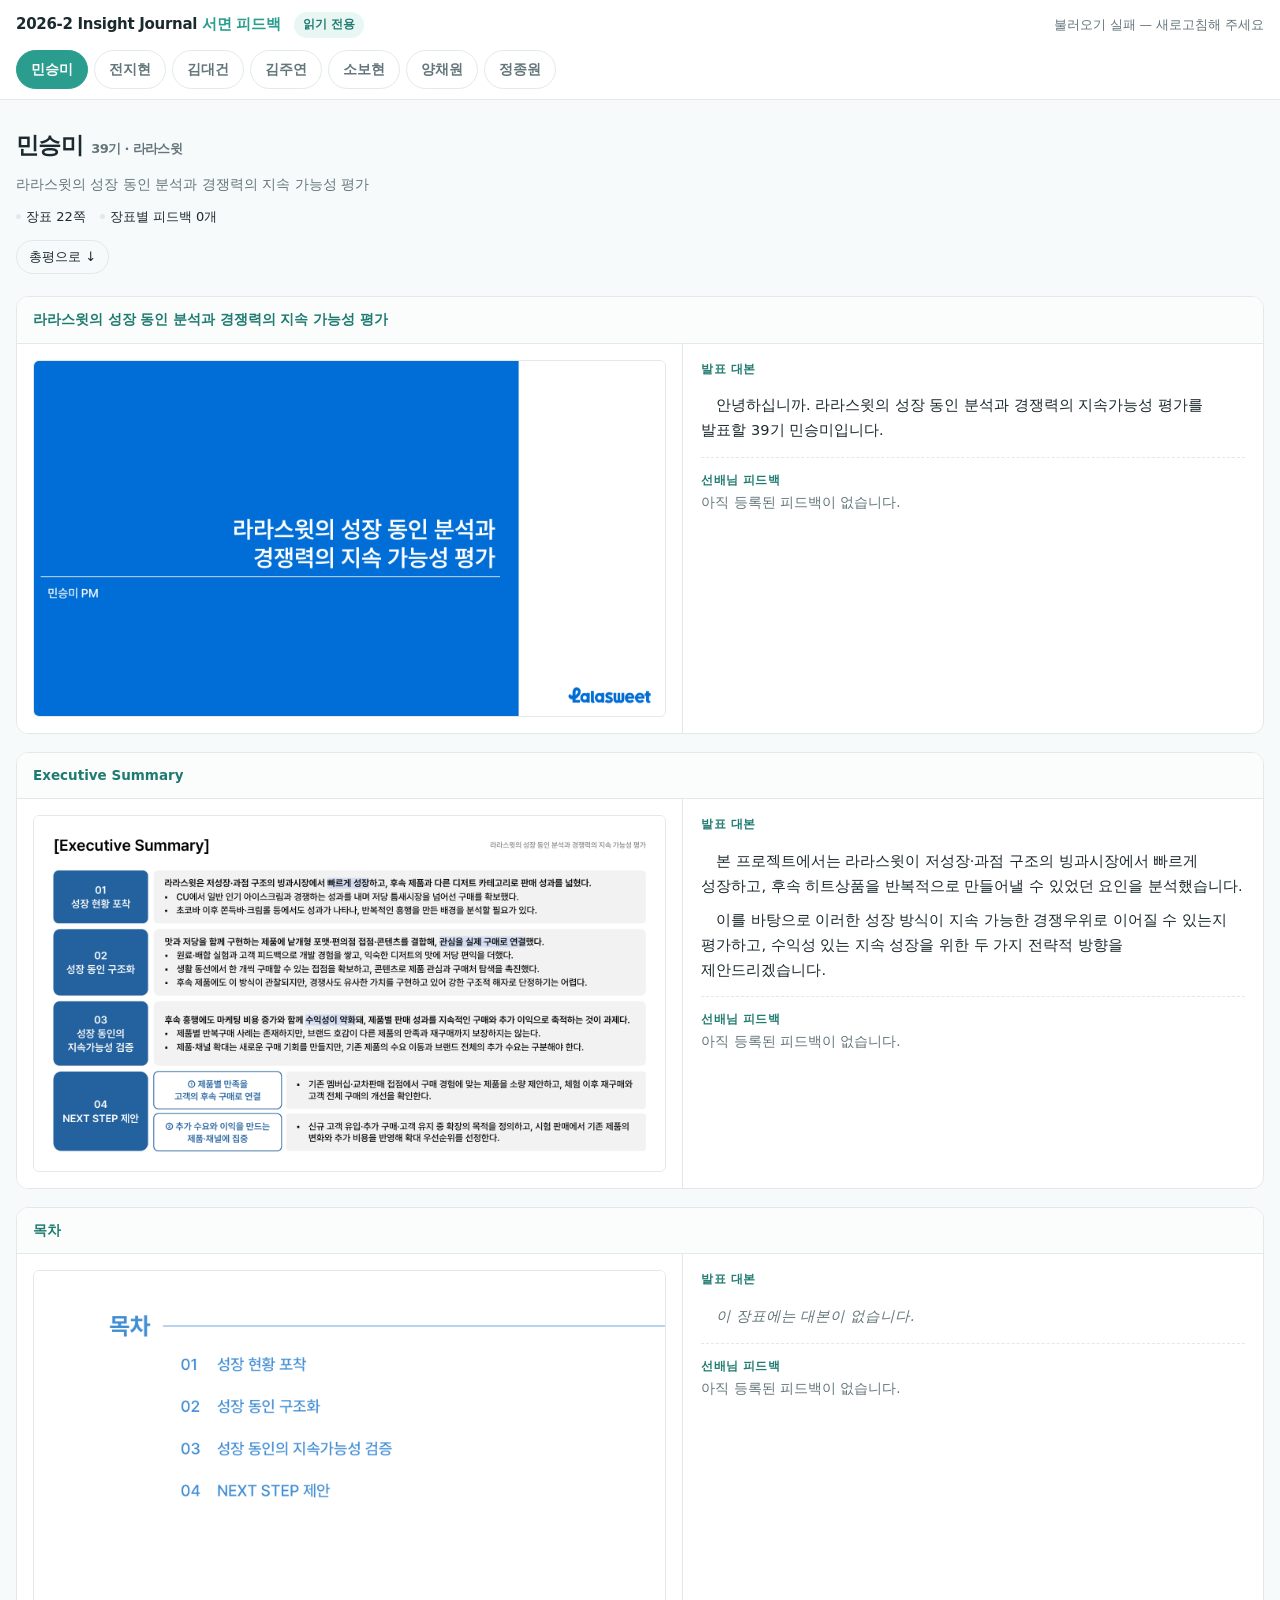
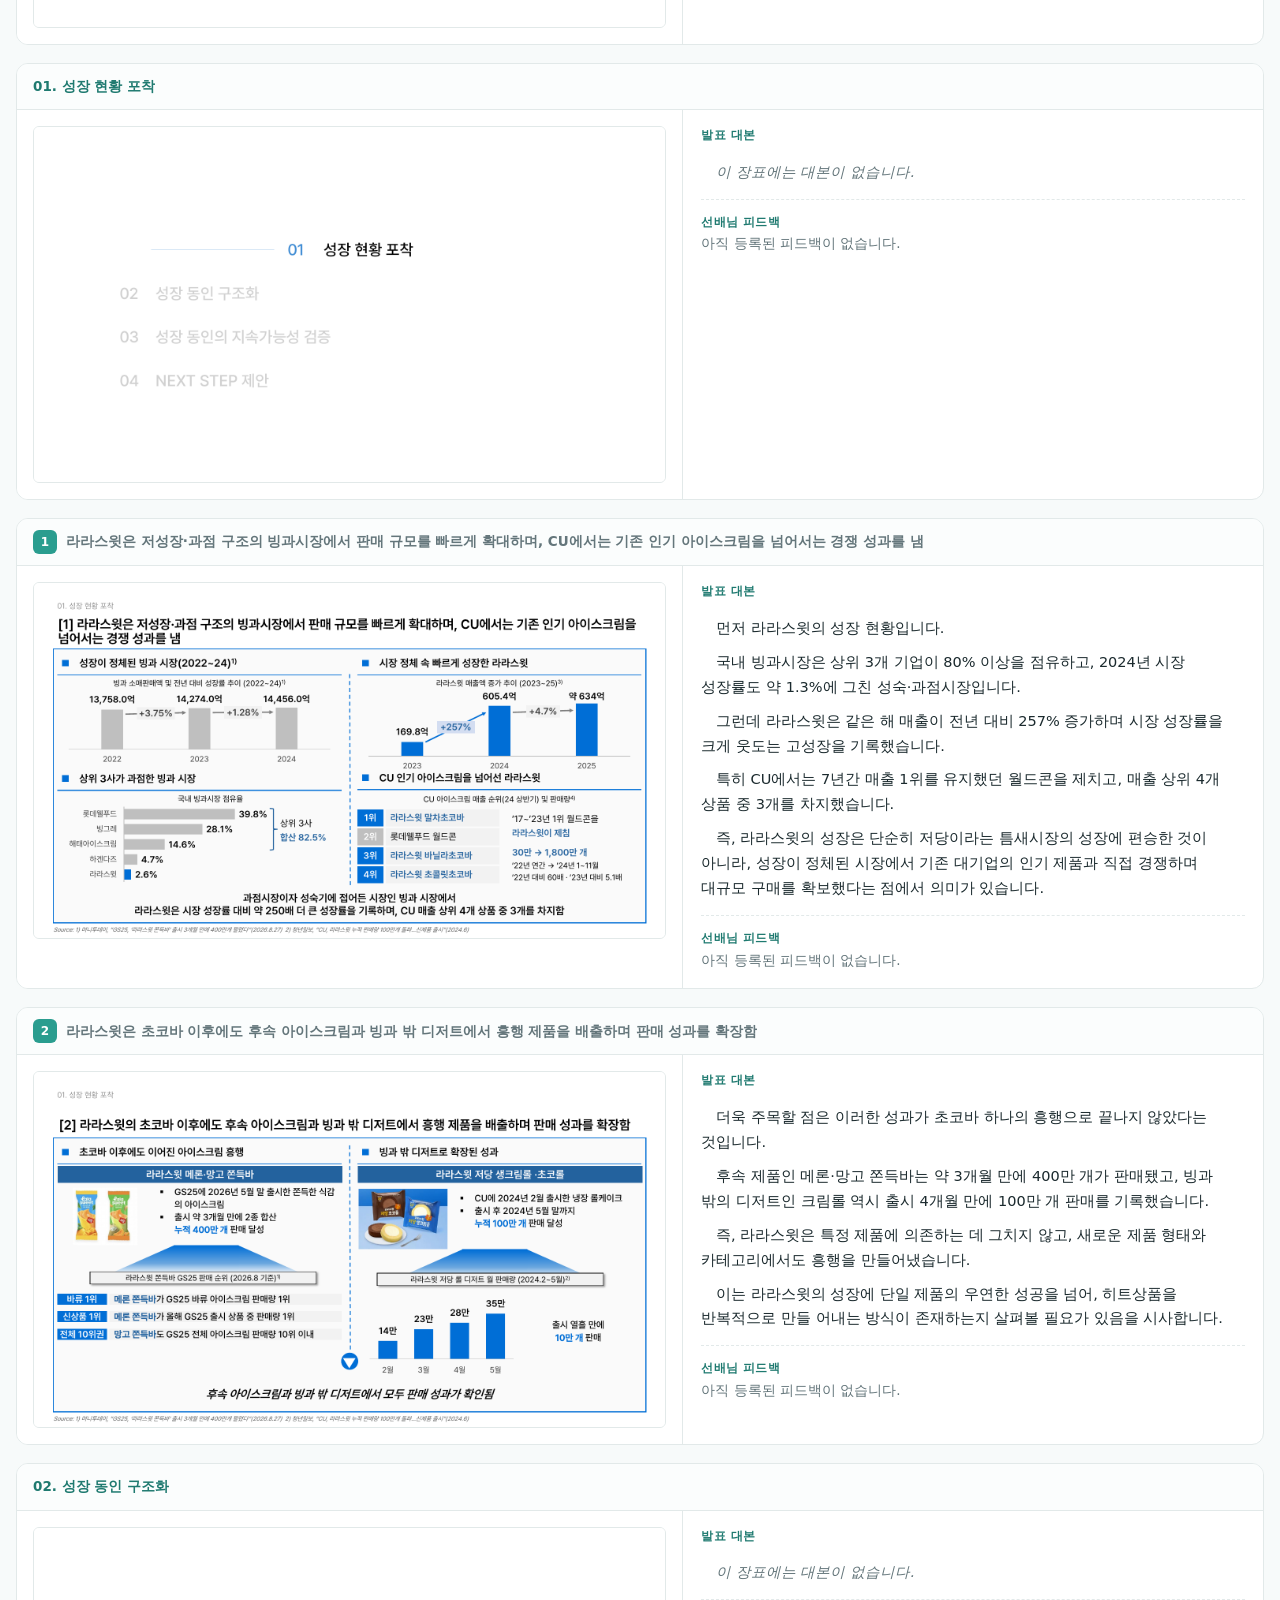
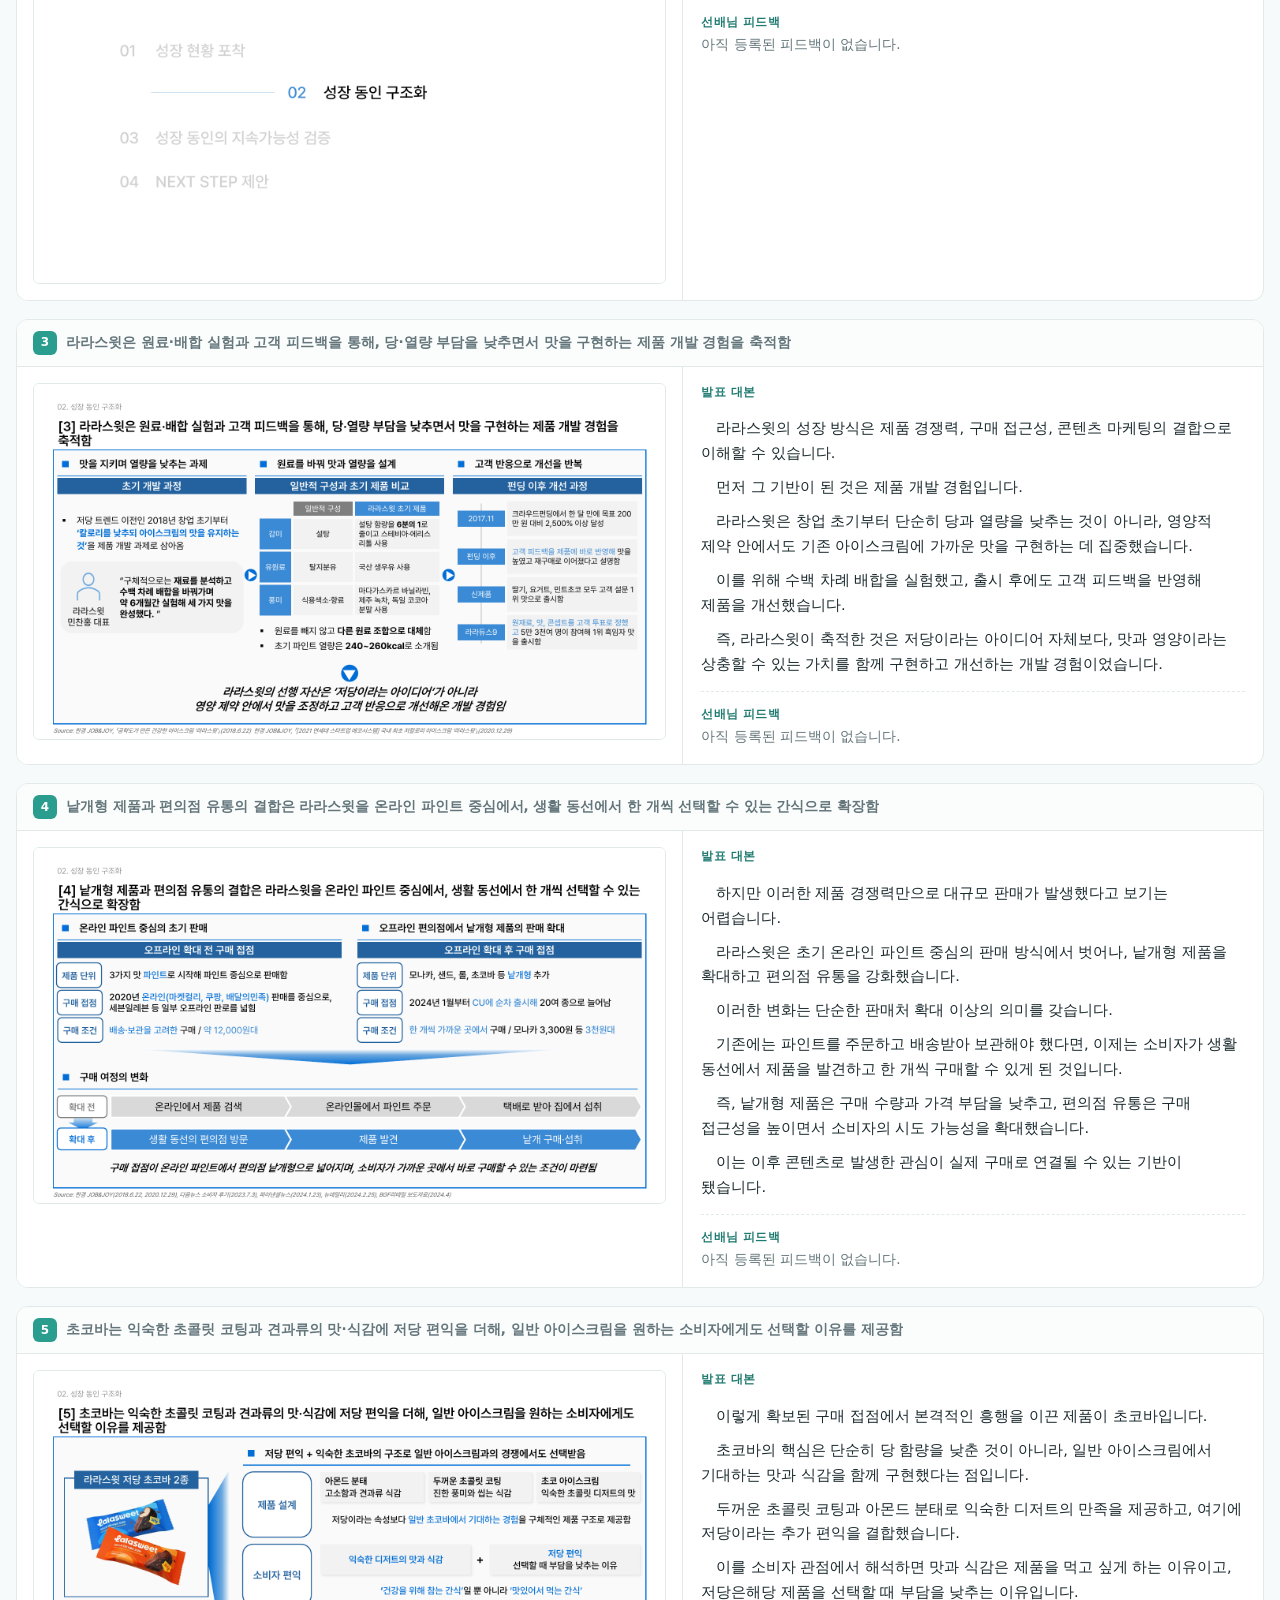
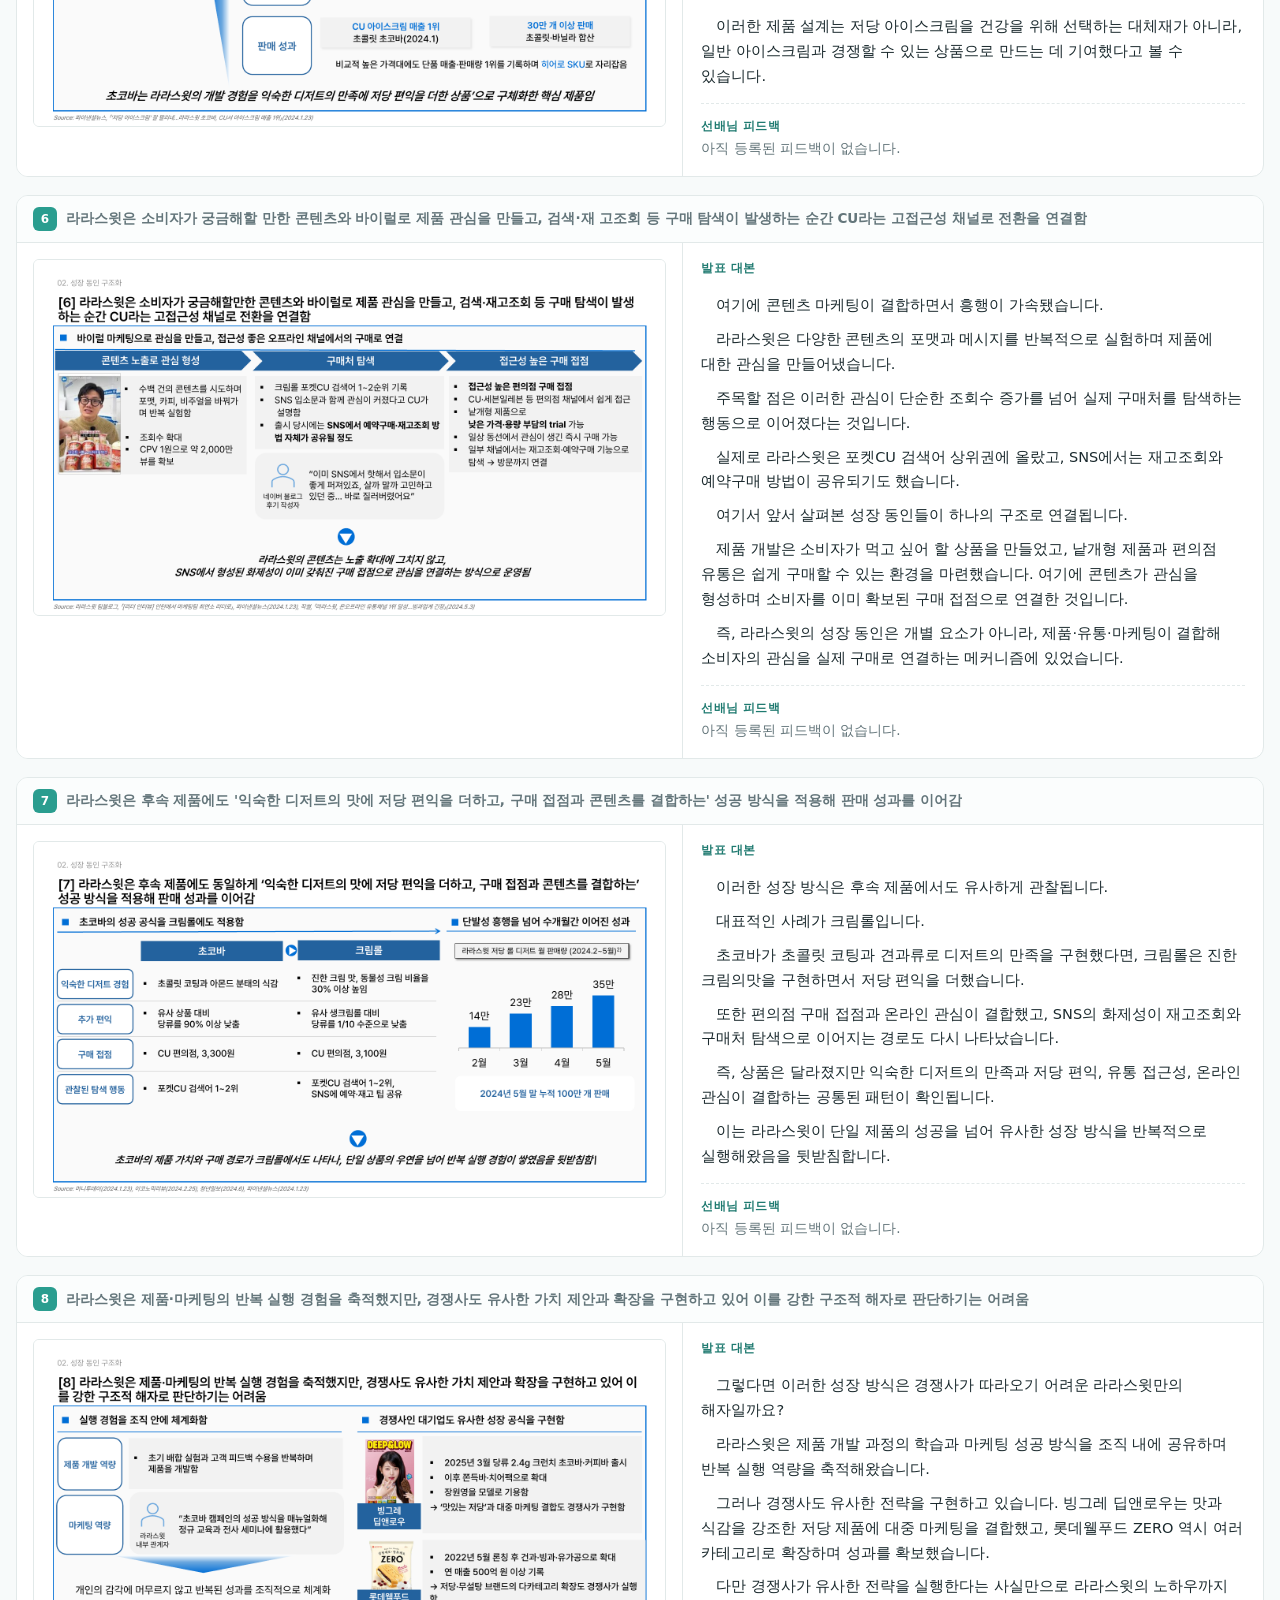
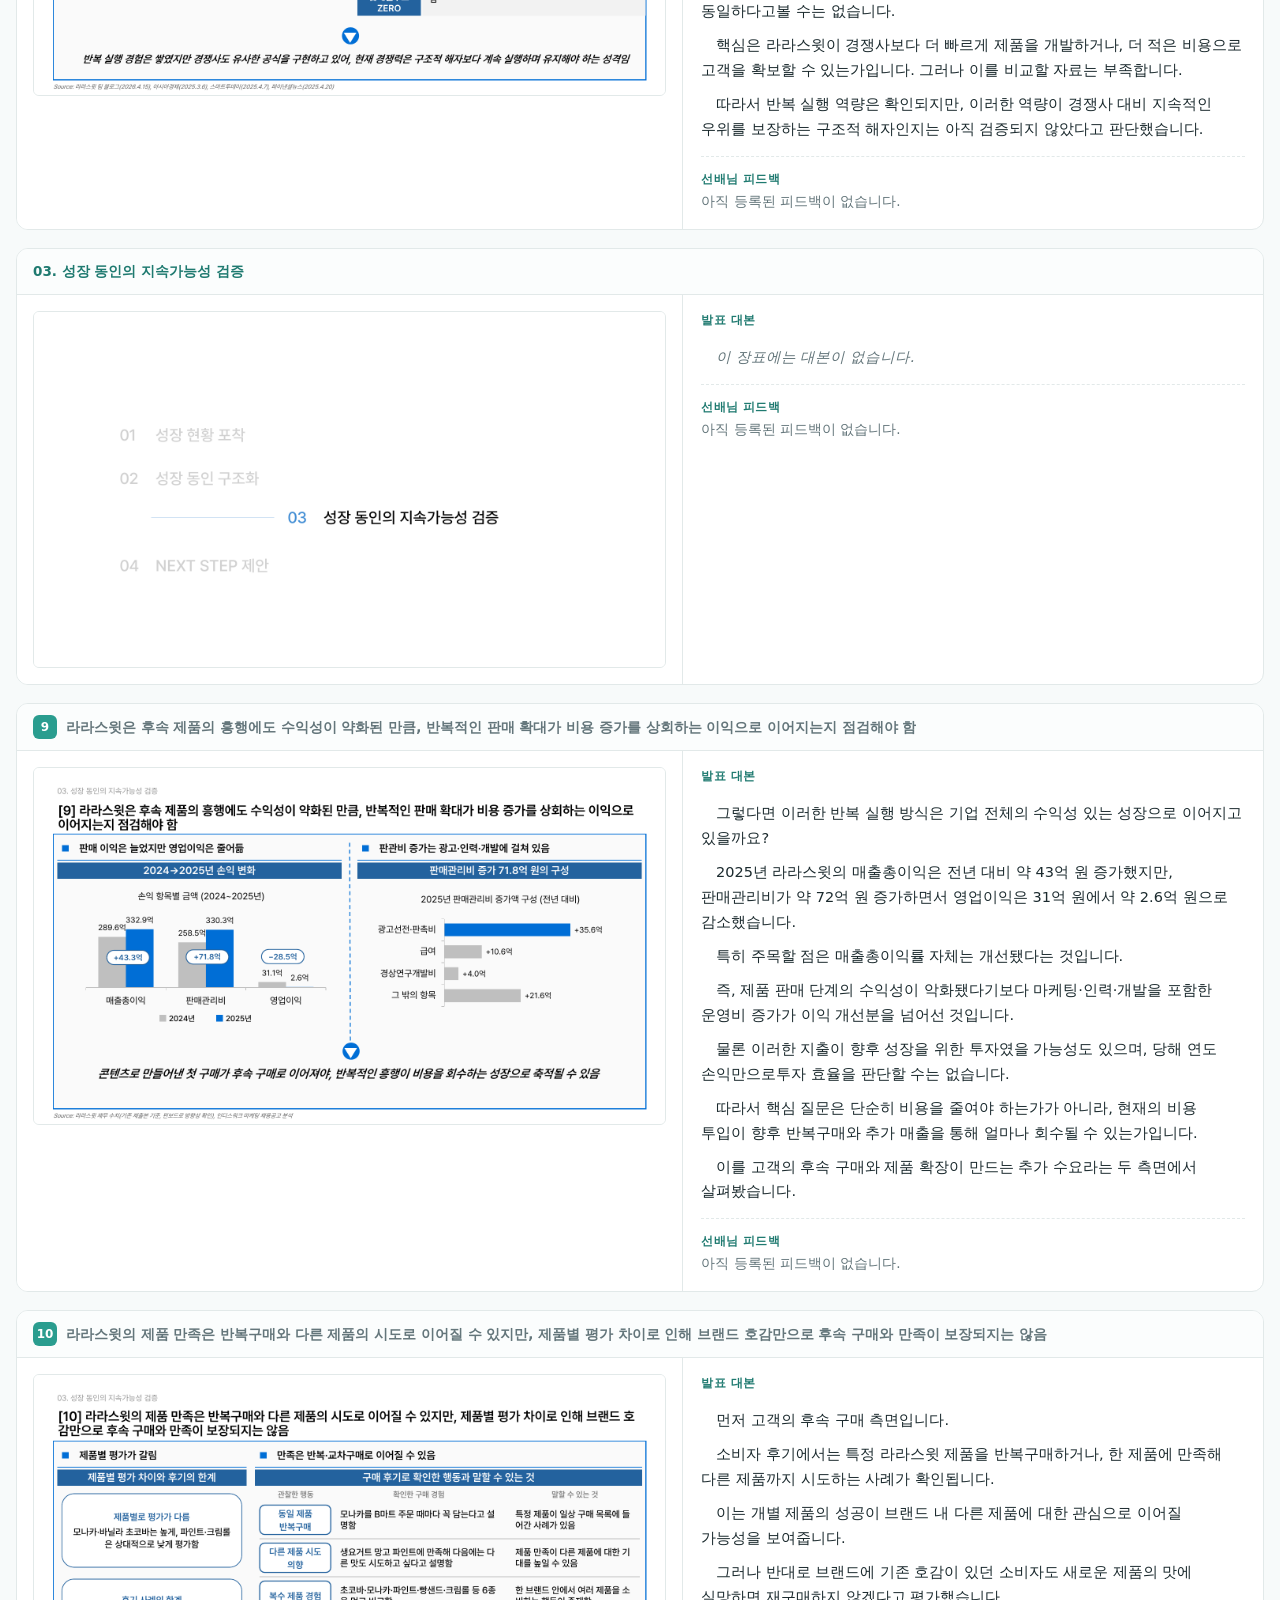
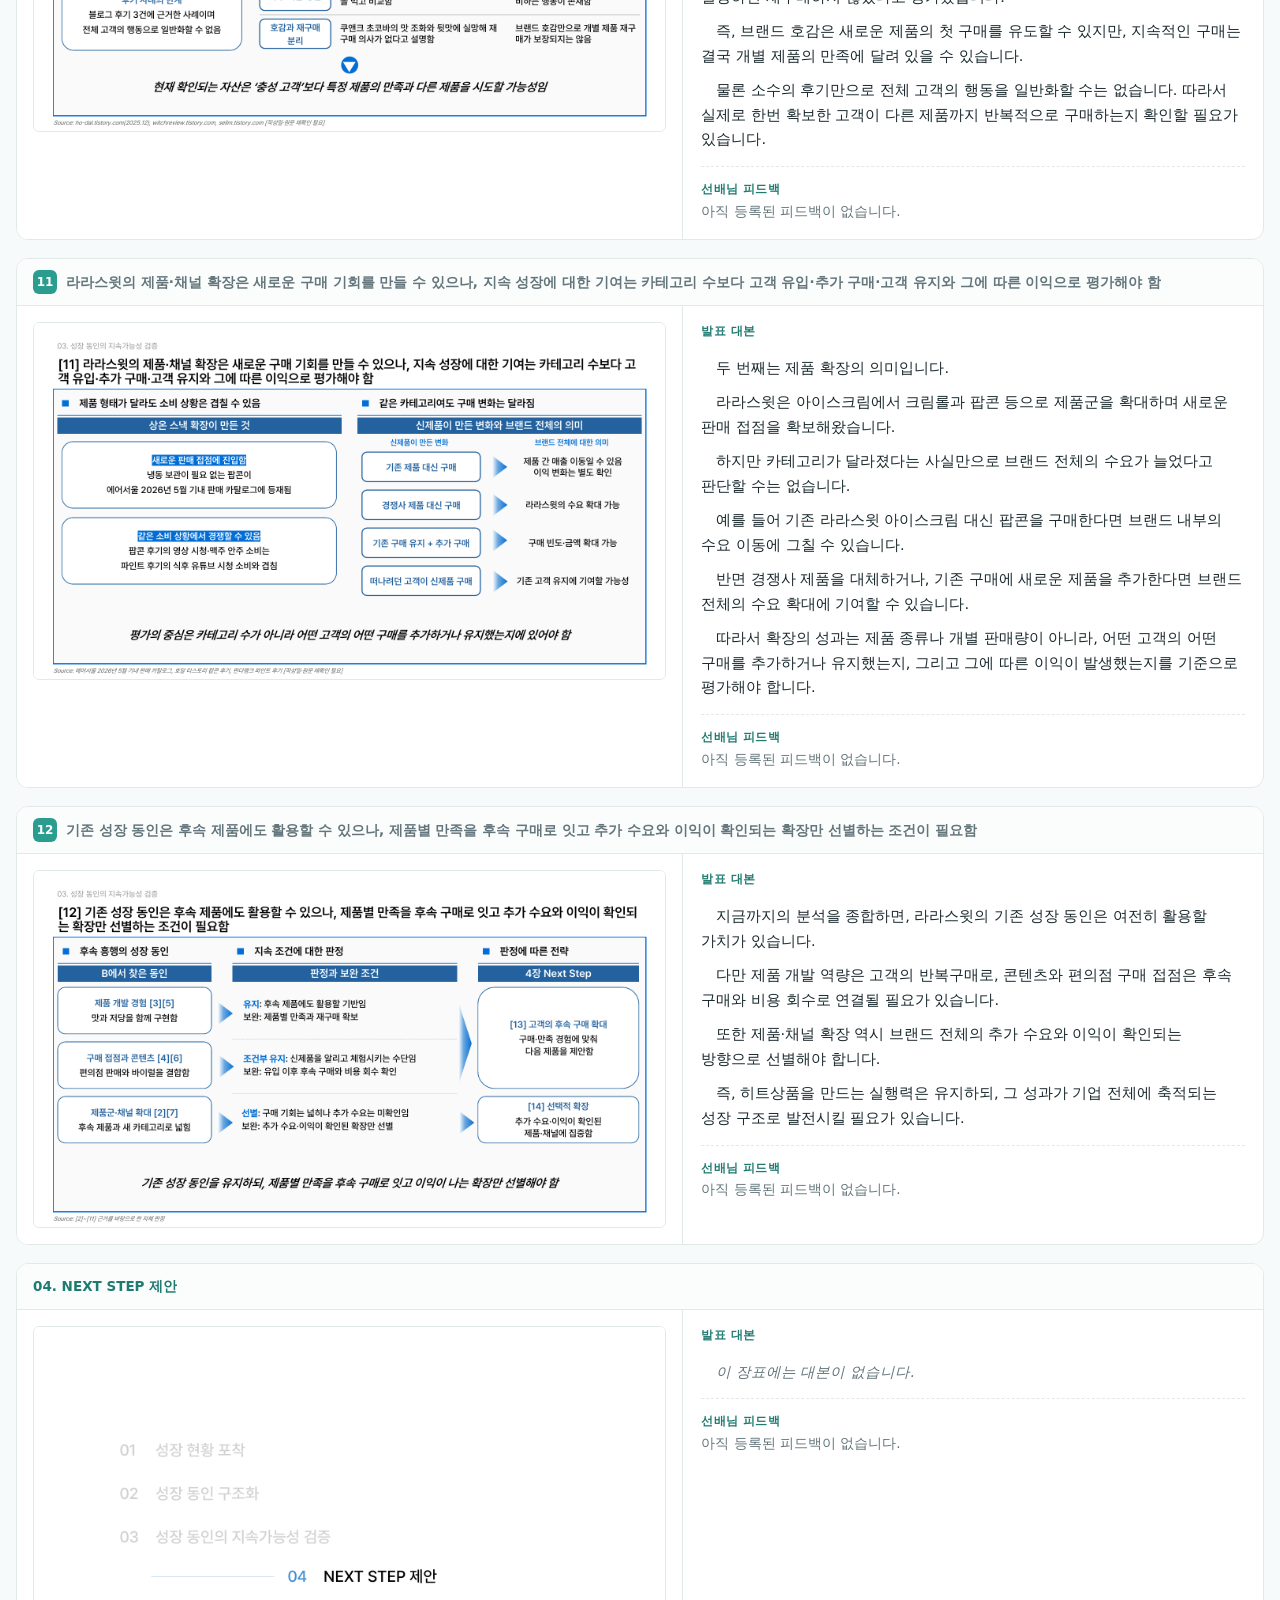
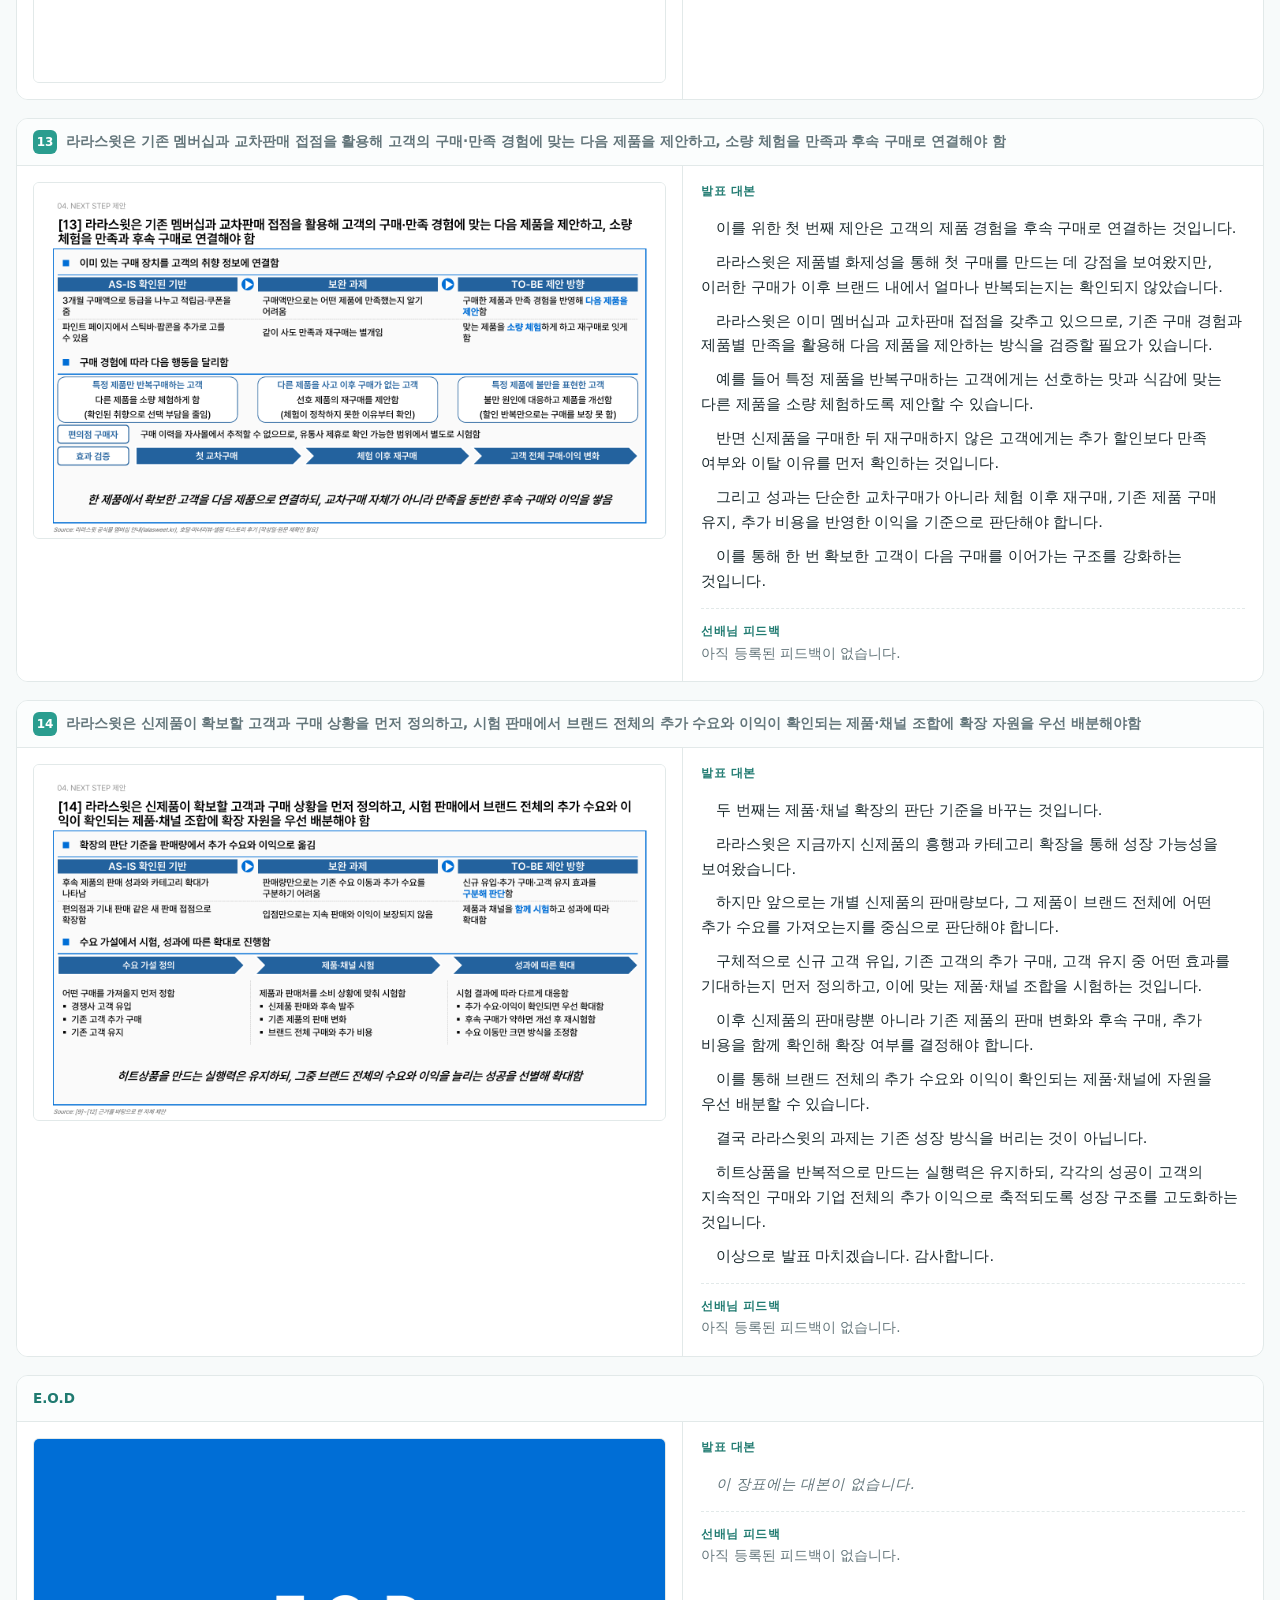
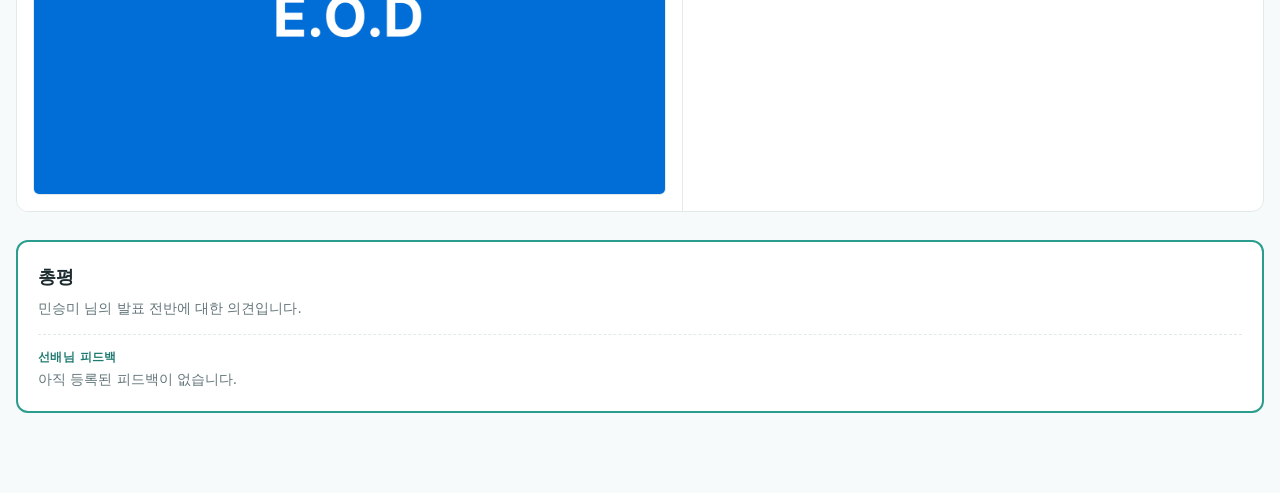
<file: index.html>
<!doctype html>
<html lang="ko">
<head>
<meta charset="utf-8">
<meta name="viewport" content="width=device-width,initial-scale=1,viewport-fit=cover">
<meta name="robots" content="noindex,nofollow,noarchive">
<title>IJ 서면 피드백</title>
<link rel="stylesheet" href="assets/style.css?v=1794018087">
</head>
<body>
<header>
  <div class="hwrap">
    <div class="brand">2026-2 Insight Journal <span>서면 피드백</span></div>
    <div class="mode">읽기 전용</div>
    <div class="status" id="status"></div>
  </div>
  <nav id="nav"></nav>
</header>

<main id="main"></main>
<dialog id="zoom"><img id="zoomImg" alt=""></dialog>
<script>window.MODE = "view";</script>
<script src="assets/config.js?v=1794018087"></script>
<script src="data/people.js?v=1794018087"></script>
<script src="assets/app.js?v=1794018087"></script>
<script>
/* 올려둔 파일을 고치면, 열어두신 창이 옛 내용을 계속 보여주지 않도록 한 번만 새로 받는다 */
(function () {
  var V = "1794018087";
  fetch("version.txt?t=" + Date.now(),
         { cache: "no-store", headers: { "Cache-Control": "no-cache" } })
    .then(function (r) { return r.ok ? r.text() : ""; })
    .then(function (t) {
      t = (t || "").trim();
      if (!t || t === V) return;
      if (location.search.indexOf("v=" + t) >= 0) return;   // 이미 새 판
      location.replace(location.pathname + "?v=" + t + location.hash);
    })
    .catch(function () {});
})();
</script>
</body>
</html>
</file>
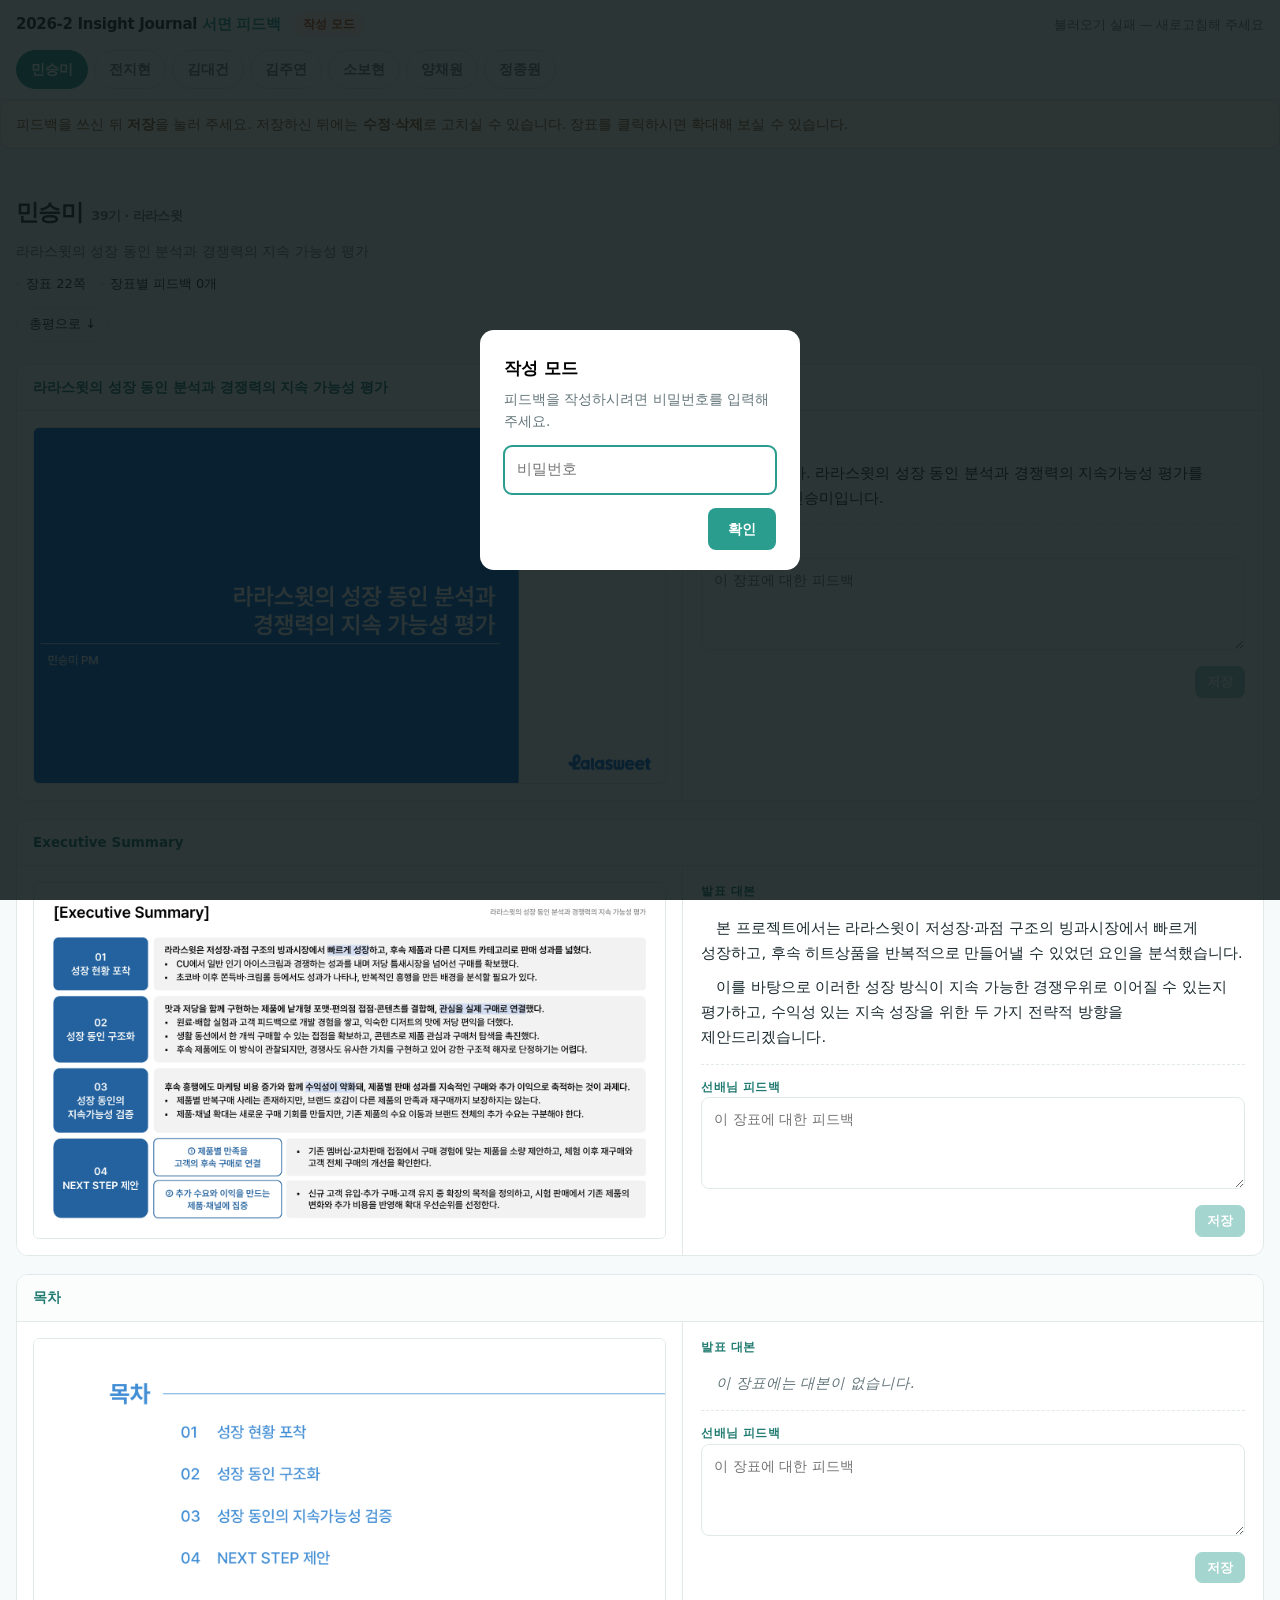
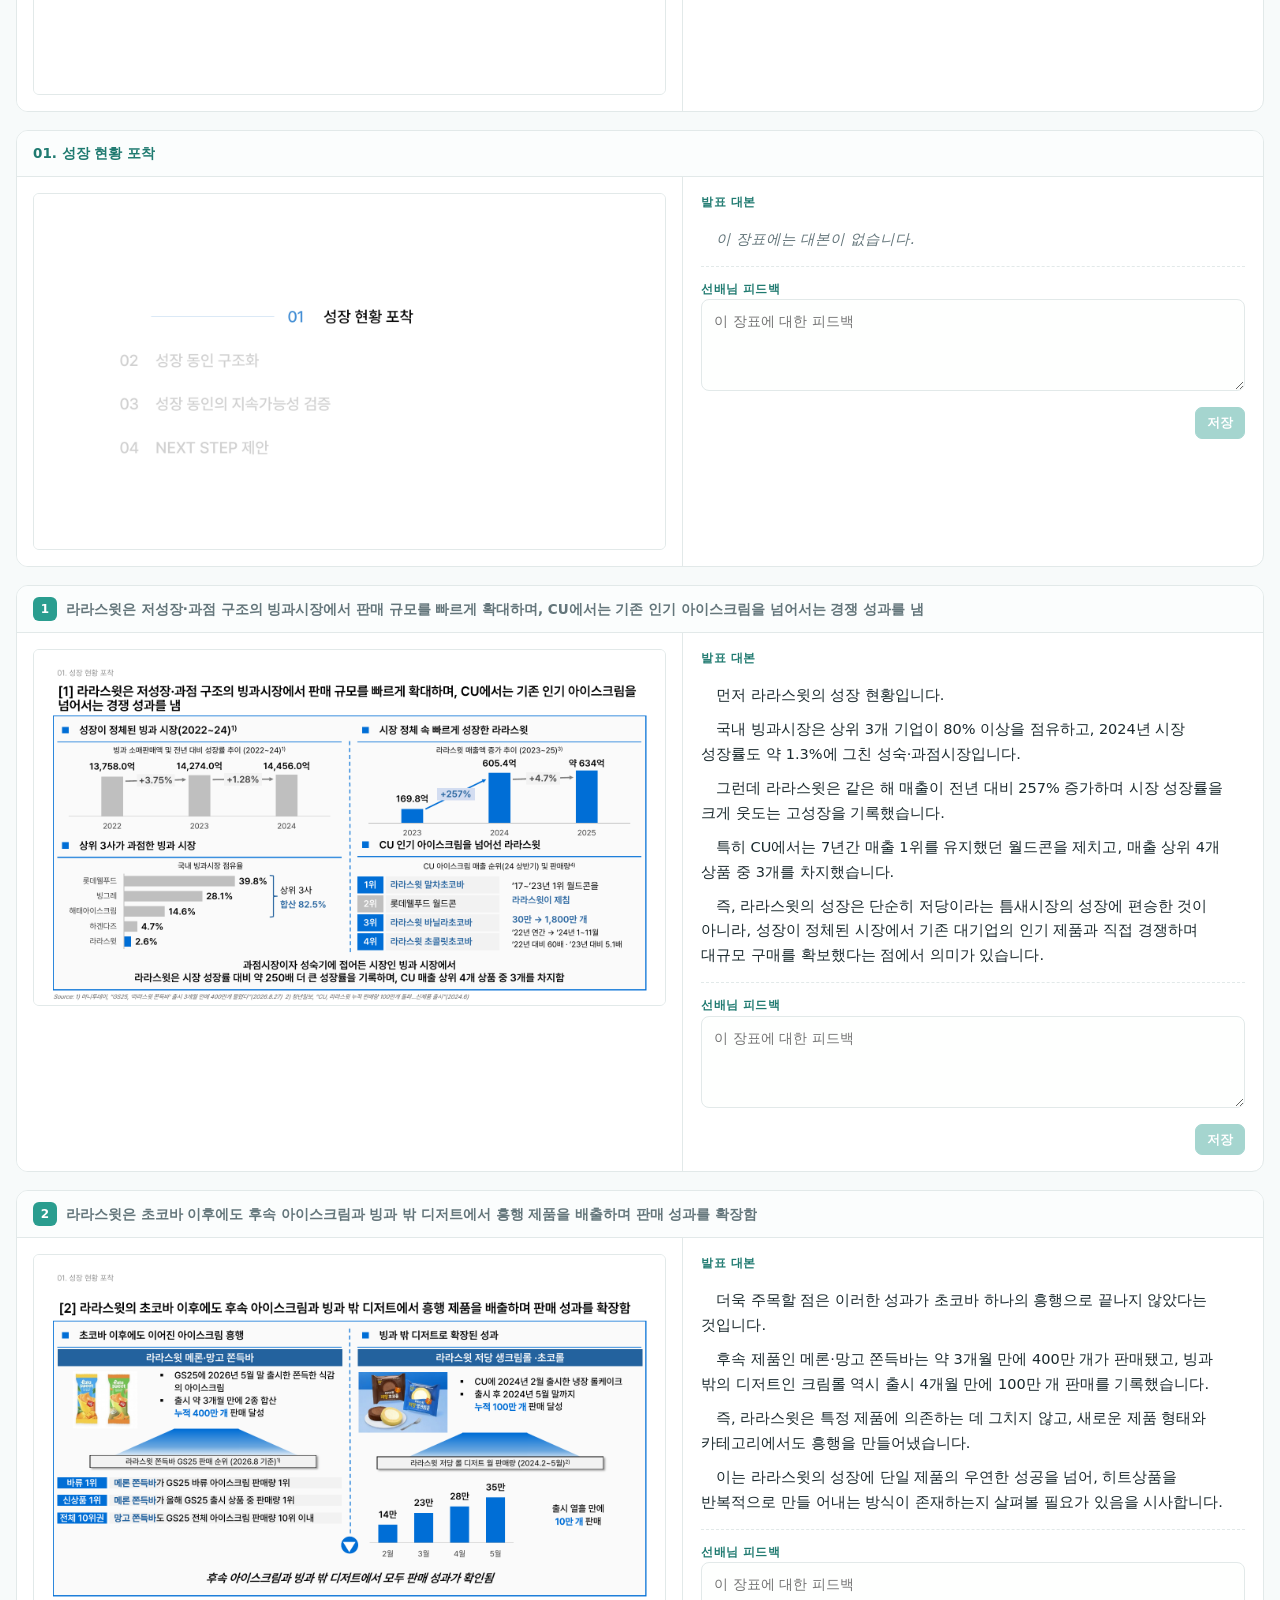
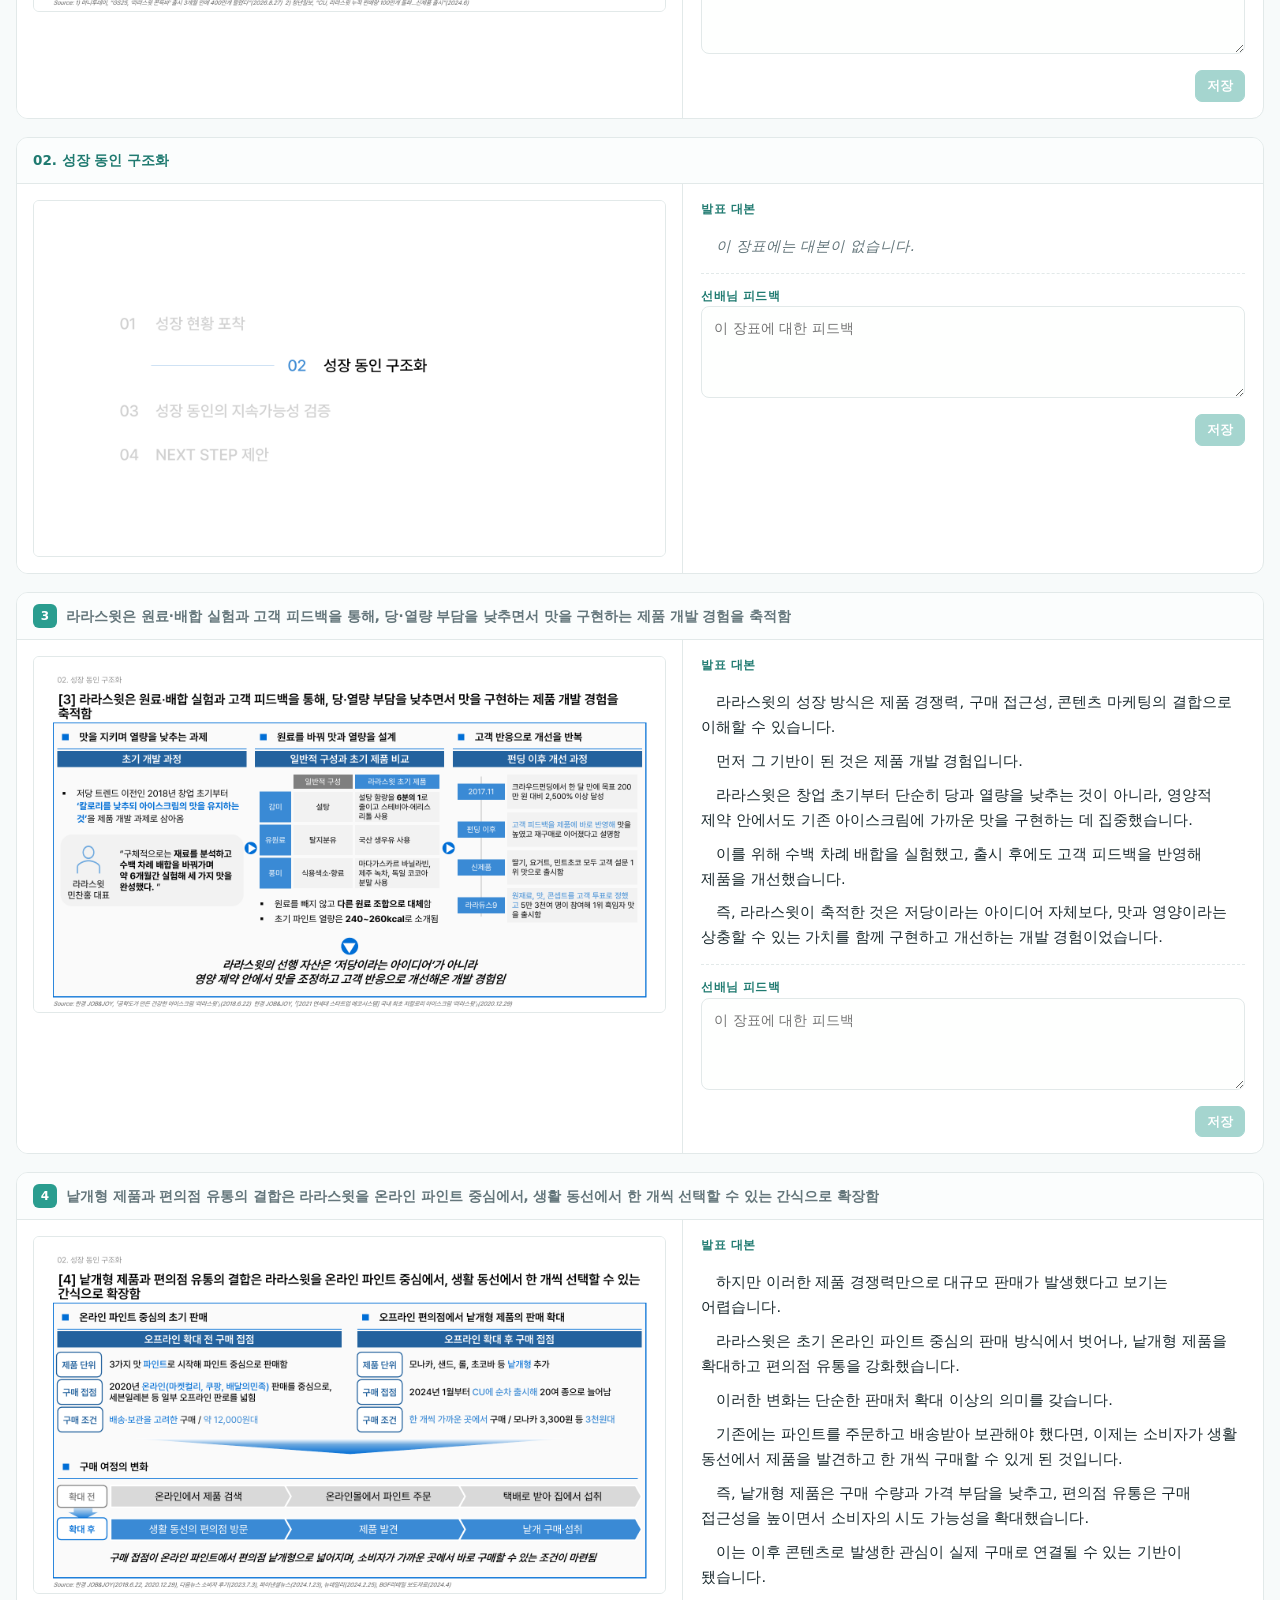
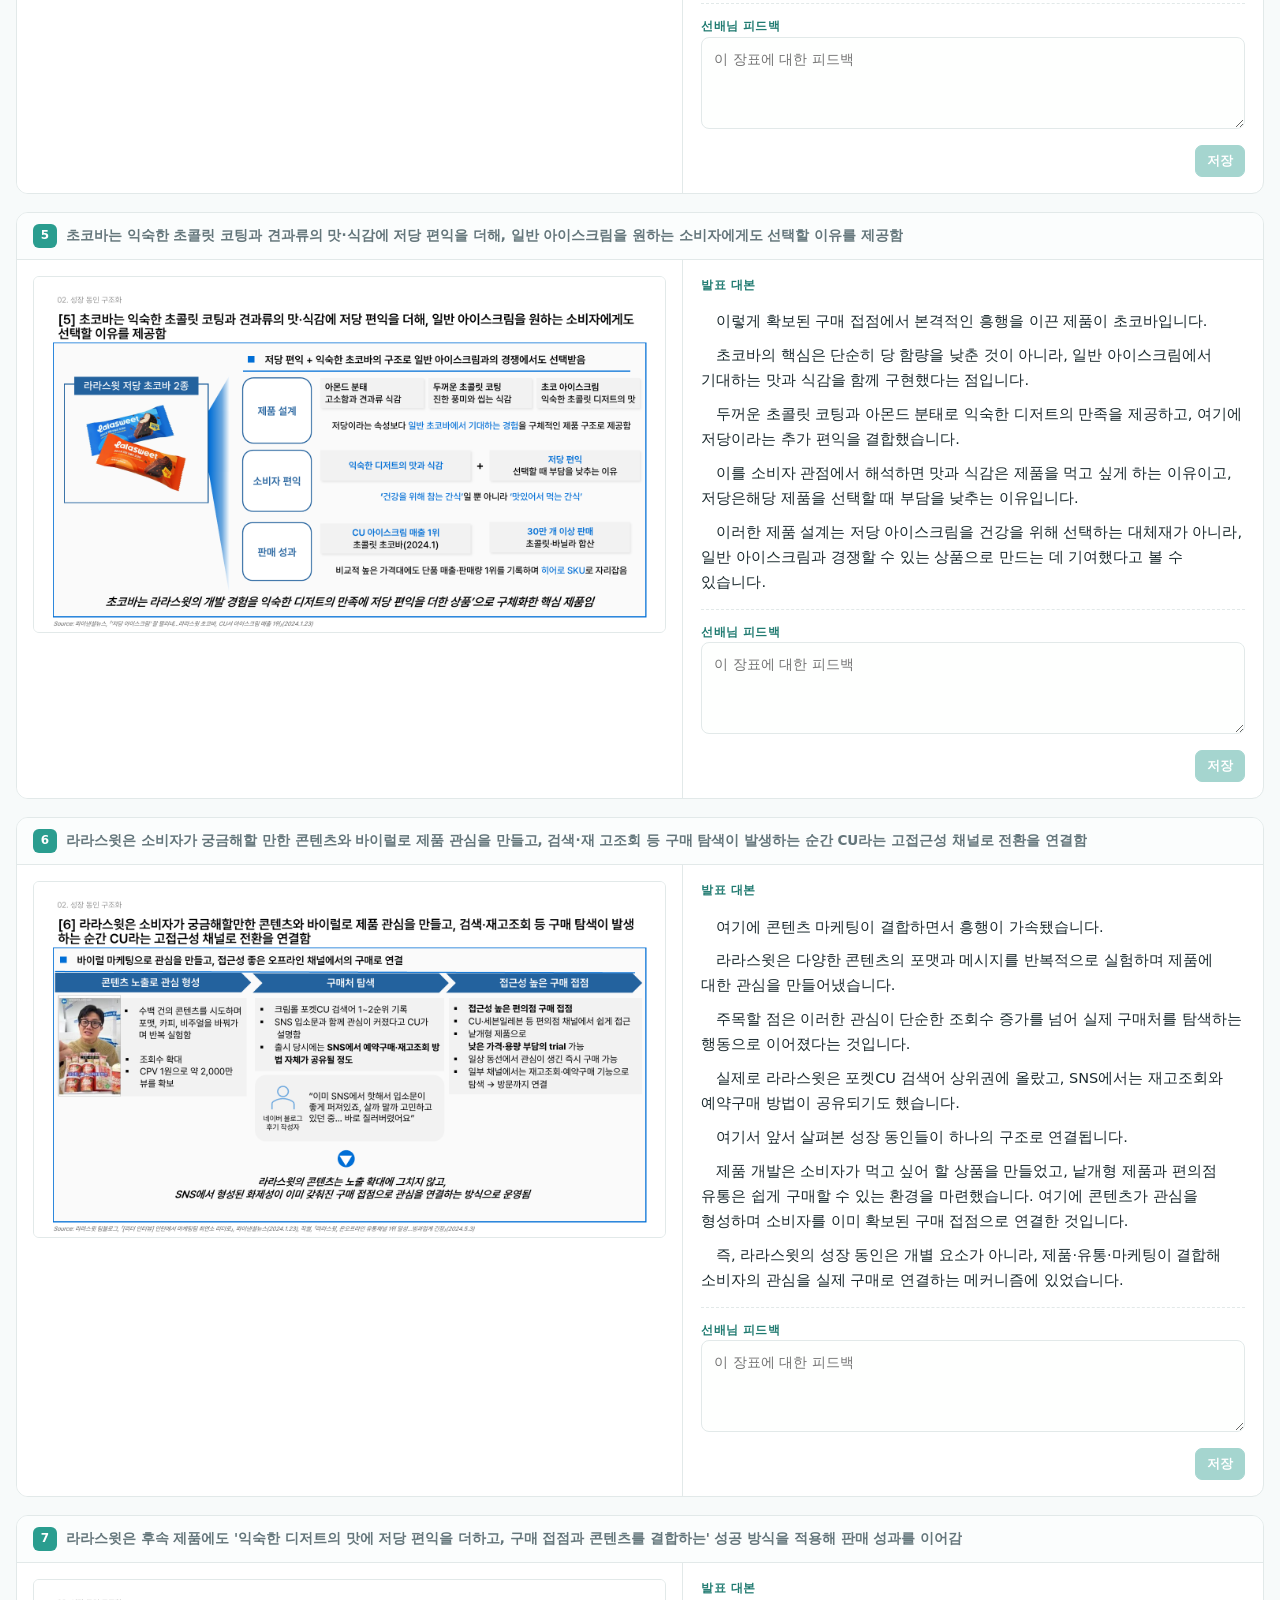
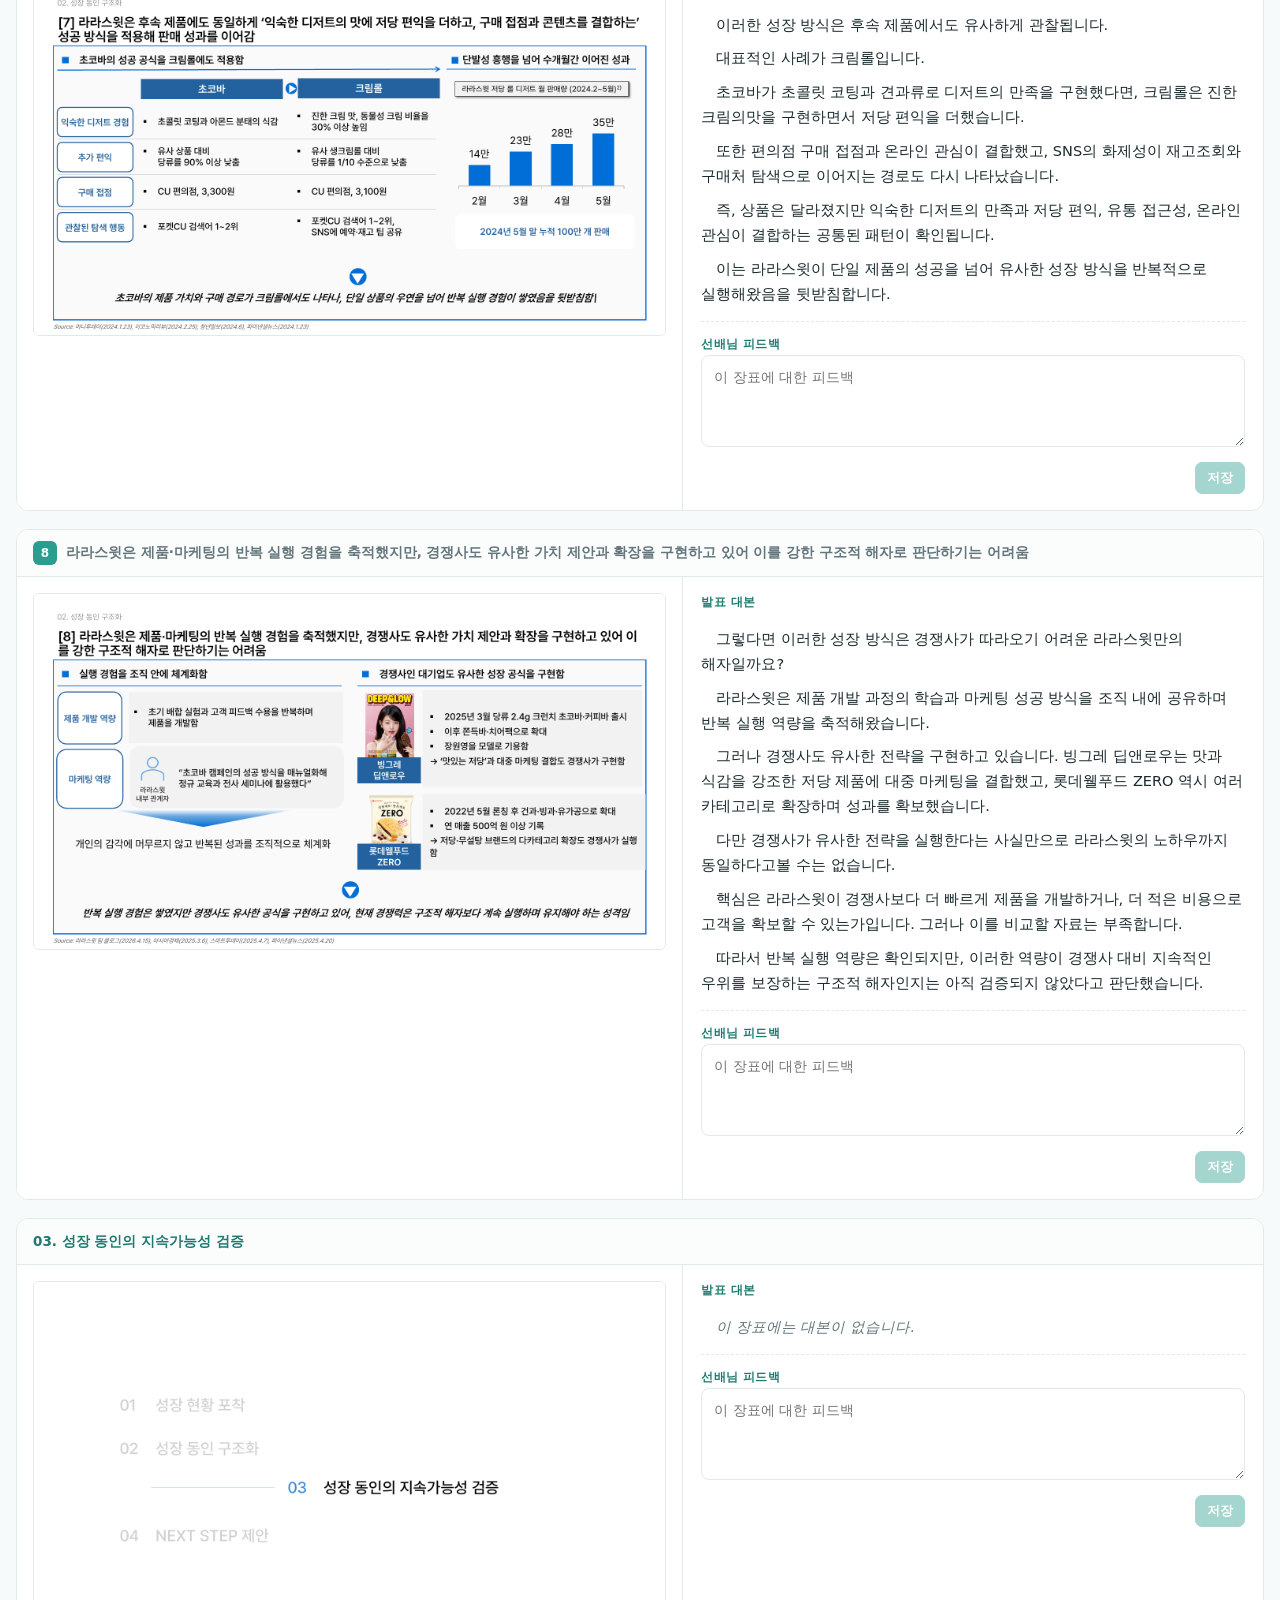
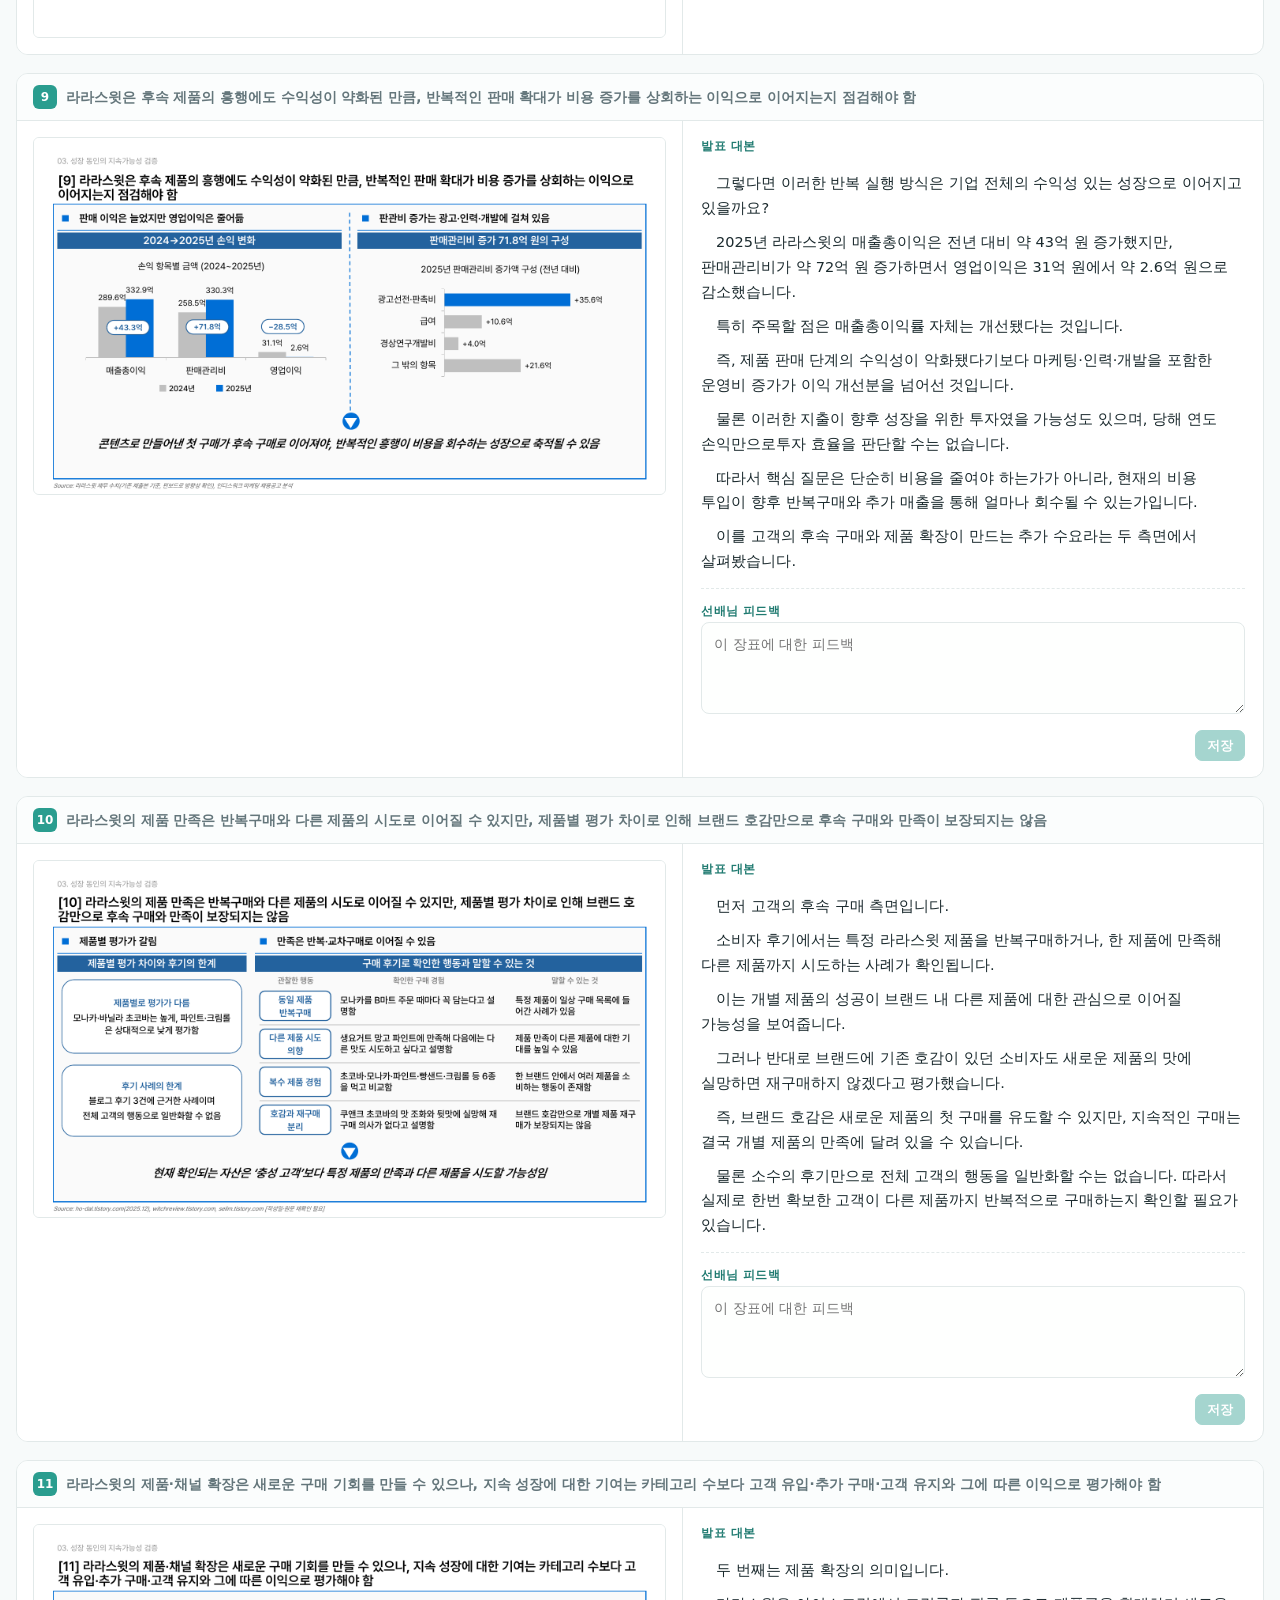
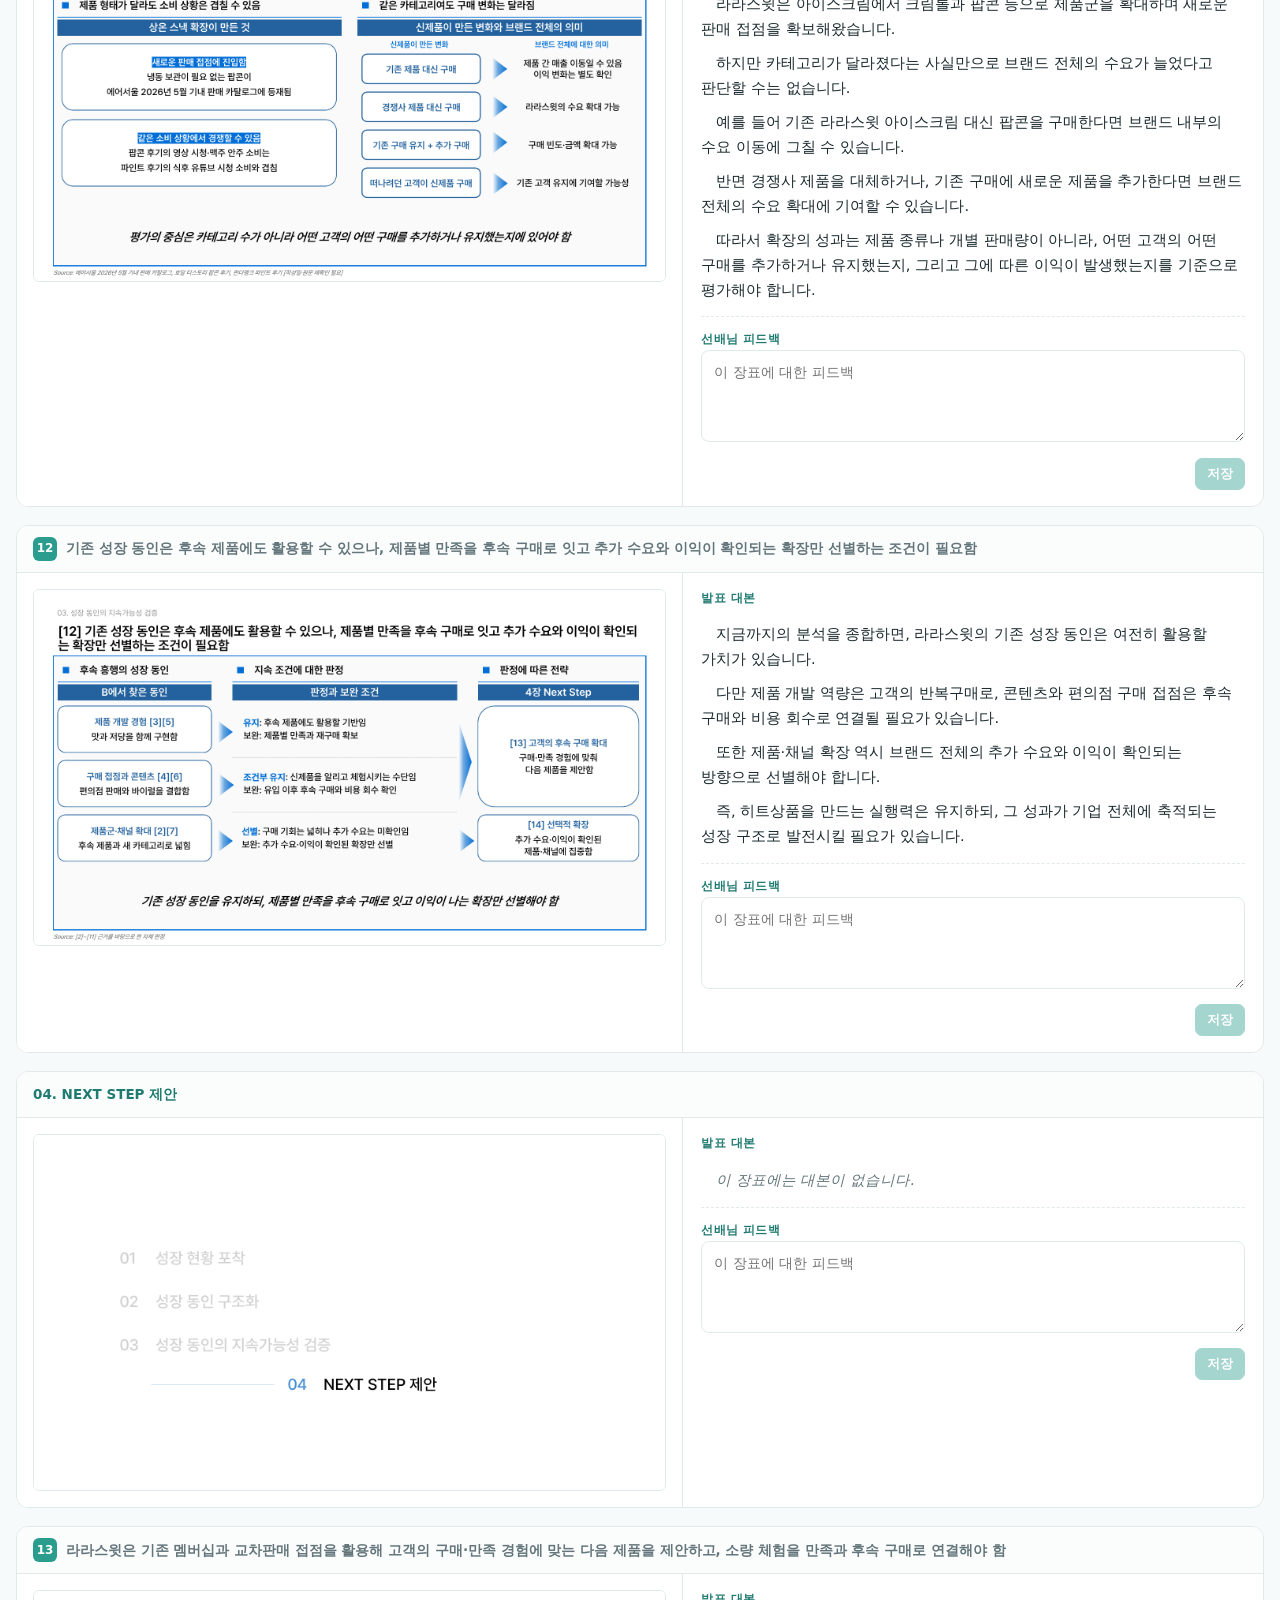
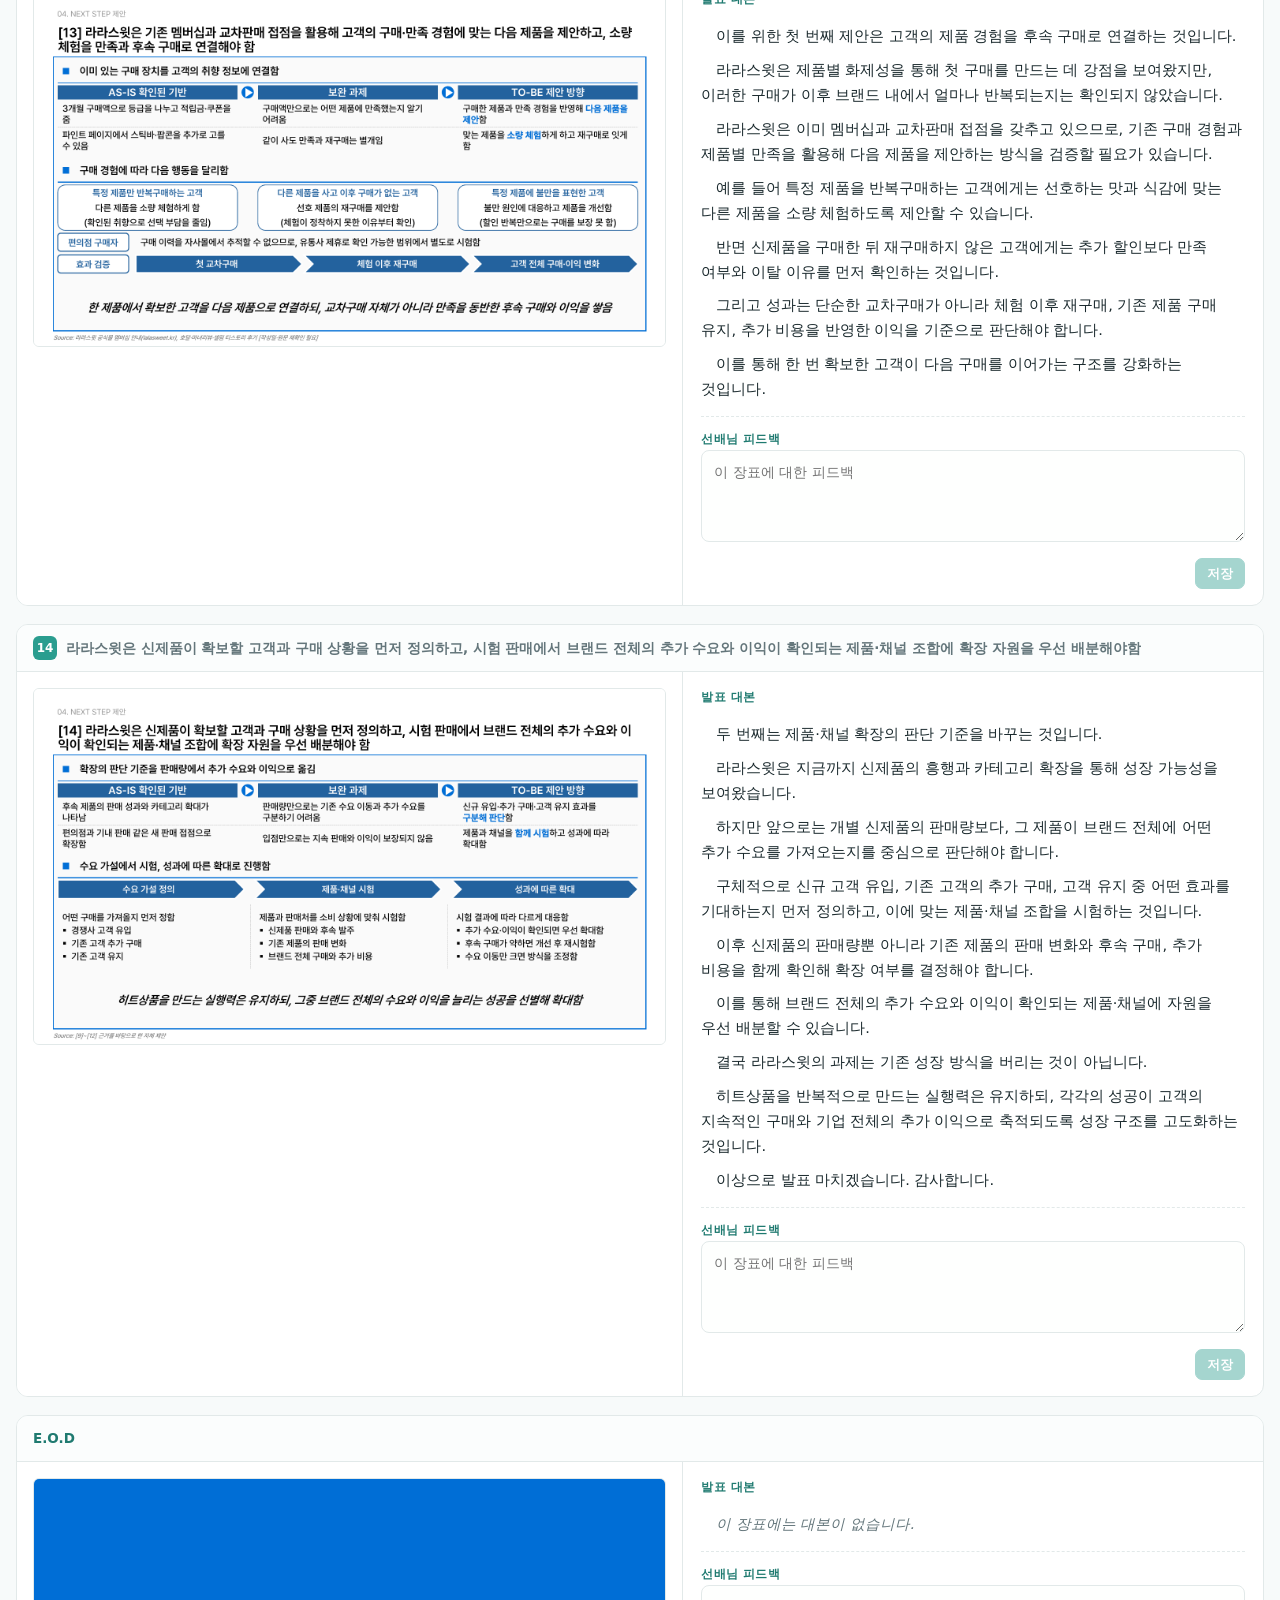
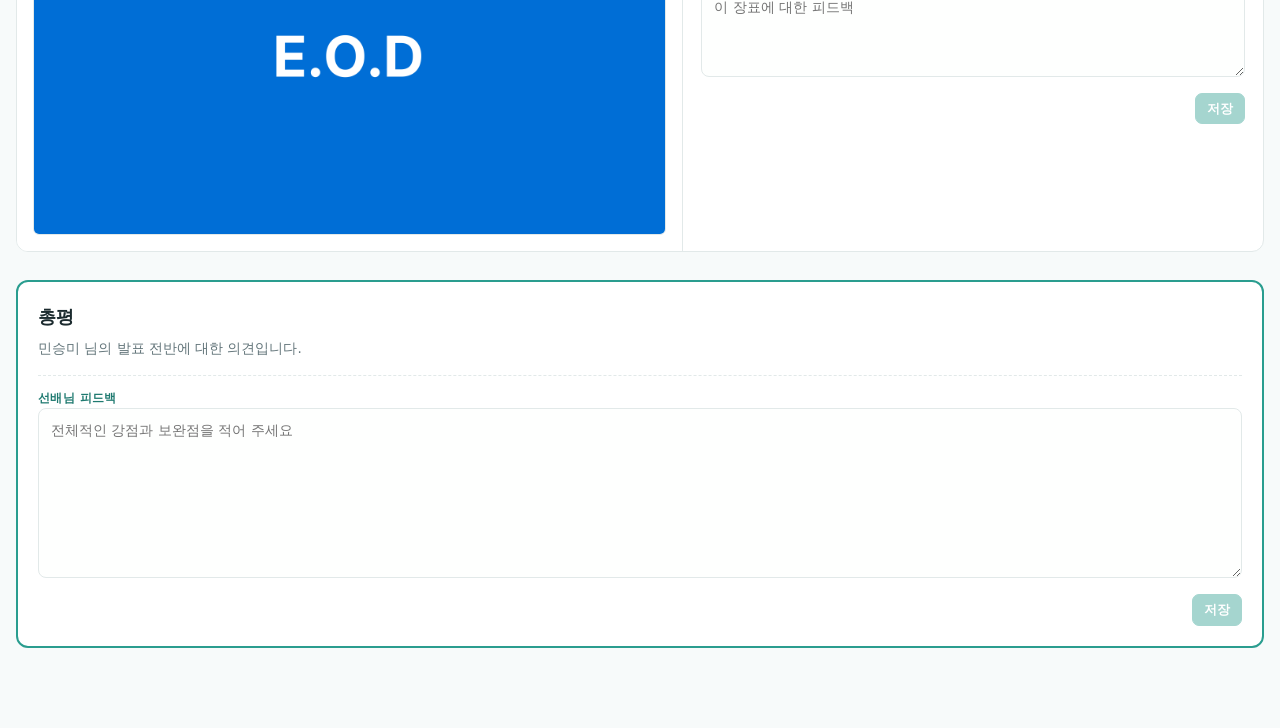
<file: admin.html>
<!doctype html>
<html lang="ko">
<head>
<meta charset="utf-8">
<meta name="viewport" content="width=device-width,initial-scale=1,viewport-fit=cover">
<meta name="robots" content="noindex,nofollow,noarchive">
<title>IJ 서면 피드백 · 작성</title>
<link rel="stylesheet" href="assets/style.css?v=1794018087">
</head>
<body>
<header>
  <div class="hwrap">
    <div class="brand">2026-2 Insight Journal <span>서면 피드백</span></div>
    <div class="mode admin">작성 모드</div>
    <div class="status" id="status"></div>
  </div>
  <nav id="nav"></nav>
</header>
<div class="note">피드백을 쓰신 뒤 <b>저장</b>을 눌러 주세요. 저장하신 뒤에는 <b>수정</b>·<b>삭제</b>로 고치실 수 있습니다. 장표를 클릭하시면 확대해 보실 수 있습니다.</div>
<main id="main"></main>
<dialog id="zoom"><img id="zoomImg" alt=""></dialog>
<script>window.MODE = "admin";</script>
<script src="assets/config.js?v=1794018087"></script>
<script src="data/people.js?v=1794018087"></script>
<script src="assets/app.js?v=1794018087"></script>
<script>
/* 올려둔 파일을 고치면, 열어두신 창이 옛 내용을 계속 보여주지 않도록 한 번만 새로 받는다 */
(function () {
  var V = "1794018087";
  fetch("version.txt?t=" + Date.now(),
         { cache: "no-store", headers: { "Cache-Control": "no-cache" } })
    .then(function (r) { return r.ok ? r.text() : ""; })
    .then(function (t) {
      t = (t || "").trim();
      if (!t || t === V) return;
      if (location.search.indexOf("v=" + t) >= 0) return;   // 이미 새 판
      location.replace(location.pathname + "?v=" + t + location.hash);
    })
    .catch(function () {});
})();
</script>
</body>
</html>
</file>
<file: assets/style.css>
:root{
  --teal:#2A9D8F; --teal-d:#1F7A70; --teal-l:#E8F6F4;
  --ink:#1B2A2E; --mute:#64767B; --line:#E2E9E9; --bg:#F7FAFA; --card:#FFFFFF;
  --warn:#C2410C;
  --lime:#7FBF7A; --lime-d:#4E8C4A;   /* 40기 구분색 */
  --w: 1280px;
}
*{box-sizing:border-box;}
html{-webkit-text-size-adjust:100%;}
body{
  margin:0; background:var(--bg); color:var(--ink);
  font-family:"Pretendard","Apple SD Gothic Neo","Malgun Gothic",system-ui,sans-serif;
  font-size:15px; line-height:1.72; word-break:keep-all; overflow-wrap:anywhere;
}
a{color:var(--teal-d);}

/* ── 헤더 ───────────────────────────── */
header{
  position:sticky; top:0; z-index:20; background:rgba(255,255,255,.94);
  backdrop-filter:saturate(180%) blur(8px); border-bottom:1px solid var(--line);
}
.hwrap{max-width:var(--w); margin:0 auto; padding:12px 16px;
  display:flex; align-items:center; gap:14px; flex-wrap:wrap;}
.brand{font-weight:800; font-size:15px; letter-spacing:-.3px; white-space:nowrap;}
.brand span{color:var(--teal); }
.mode{font-size:11.5px; font-weight:700; padding:3px 9px; border-radius:999px;
  background:var(--teal-l); color:var(--teal-d); white-space:nowrap;}
.mode.admin{background:#FFF1E6; color:var(--warn);}
.status{margin-left:auto; font-size:12.5px; color:var(--mute); white-space:nowrap;}

nav{max-width:var(--w); margin:0 auto; padding:0 16px 10px;
  display:flex; gap:6px; overflow-x:auto; scrollbar-width:thin;}
nav button{
  flex:0 0 auto; border:1px solid var(--line); background:#fff; color:var(--mute);
  padding:7px 14px; border-radius:999px; font:inherit; font-size:13.5px;
  font-weight:600; cursor:pointer; white-space:nowrap;
}
nav button[aria-current="true"]{background:var(--teal); border-color:var(--teal); color:#fff;}

/* ── 본문 ───────────────────────────── */
main{max-width:var(--w); margin:0 auto; padding:22px 16px 80px;}
.person-head{margin:4px 0 22px;}
.person-head h1{font-size:23px; margin:0 0 6px; letter-spacing:-.6px;}
.person-head h1 small{font-size:13px; font-weight:600; color:var(--mute); margin-left:8px;}
.person-head p{margin:0; color:var(--mute); font-size:14px;}

.slide{
  background:var(--card); border:1px solid var(--line); border-radius:12px;
  margin-bottom:18px; overflow:hidden; scroll-margin-top:110px;
}
.slide-no{
  display:flex; align-items:center; gap:9px; padding:11px 16px;
  border-bottom:1px solid var(--line); background:#FBFDFD;
}
.slide-no b{
  min-width:24px; height:24px; border-radius:6px; background:var(--teal);
  color:#fff; font-size:12px; display:grid; place-items:center;
}
.slide-no span{font-size:13.5px; color:var(--mute); font-weight:600;
  overflow:hidden; text-overflow:ellipsis; white-space:nowrap;}
.grid{display:grid; grid-template-columns:minmax(0,1.15fr) minmax(0,1fr);}
.pane-img{padding:16px; border-right:1px solid var(--line); background:#fff;}
.pane-img img{width:100%; height:auto; display:block; border:1px solid var(--line);
  border-radius:6px; cursor:zoom-in;}
.pane-txt{padding:16px 18px; display:flex; flex-direction:column; gap:14px; min-width:0;}

.sec-label{font-size:11.5px; font-weight:800; letter-spacing:.4px;
  color:var(--teal-d); text-transform:uppercase;}
.script p{margin:0 0 9px; font-size:14.5px; text-indent:1em;}
.script p:last-child{margin-bottom:0;}
.script .none{color:var(--mute); font-style:italic;}

.fb{border-top:1px dashed var(--line); padding-top:13px;}
.fb textarea{
  width:100%; min-height:92px; resize:vertical; padding:10px 12px;
  border:1px solid var(--line); border-radius:8px; font:inherit; font-size:14px;
  line-height:1.65; background:#FEFFFE; color:var(--ink);
}
.fb textarea:focus{outline:2px solid var(--teal); outline-offset:-1px; border-color:var(--teal);}
.fb .row{display:flex; align-items:center; gap:10px; margin-top:7px;}
.fb .saved{font-size:12px; color:var(--mute);}
.fb button{
  border:1px solid var(--line); background:#fff; color:var(--mute);
  padding:4px 11px; border-radius:7px; font:inherit; font-size:12.5px; cursor:pointer;
}
.fb button:hover{border-color:var(--warn); color:var(--warn);}
.fb .read{
  background:var(--teal-l); border-left:3px solid var(--teal); border-radius:0 8px 8px 0;
  padding:11px 13px; font-size:14px; white-space:pre-wrap;
}
.fb .empty{color:var(--mute); font-size:13.5px;}

.overall{
  background:var(--card); border:2px solid var(--teal); border-radius:12px;
  padding:20px; margin-top:28px; scroll-margin-top:110px;
}
.overall h2{margin:0 0 4px; font-size:18px;}
.overall .hint{margin:0 0 14px; color:var(--mute); font-size:13.5px;}
.overall textarea{min-height:170px;}

/* 이미지 확대 */
dialog{border:none; padding:0; background:transparent; max-width:96vw; max-height:96vh;}
dialog::backdrop{background:rgba(10,20,22,.86);}
dialog img{max-width:96vw; max-height:96vh; display:block; border-radius:6px;}

.note{
  max-width:var(--w); margin:0 auto 18px; padding:12px 15px;
  background:#FFF8F0; border:1px solid #F3DCC4; border-radius:10px;
  font-size:13.5px; color:#8A5A28;
}

@media (max-width:860px){
  .grid{grid-template-columns:1fr;}
  .pane-img{border-right:none; border-bottom:1px solid var(--line);}
  .person-head h1{font-size:20px;}
}

/* 비밀번호 입력 */
#pass{border-radius:14px; padding:0; max-width:92vw;}
.passbox{background:#fff; padding:24px 24px 20px; width:320px; max-width:92vw;}
.passbox h3{margin:0 0 6px; font-size:17px;}
.passbox p{margin:0 0 14px; font-size:13.5px; color:var(--mute); line-height:1.6;}
.passbox input{width:100%; padding:10px 12px; border:1px solid var(--line);
  border-radius:8px; font:inherit; font-size:15px;}
.passbox input:focus{outline:2px solid var(--teal); outline-offset:-1px;}
.passrow{display:flex; justify-content:flex-end; margin-top:14px;}
.passbox button{background:var(--teal); border:none; color:#fff; font:inherit;
  font-weight:700; font-size:14px; padding:9px 20px; border-radius:8px; cursor:pointer;}

/* 진행 상황 */
.person-head .progress{display:flex;gap:14px;flex-wrap:wrap;margin:10px 0 0;
  font-size:13px;color:var(--muted)}
.person-head .progress span{display:inline-flex;align-items:center;gap:5px}
.person-head .progress span::before{content:"";width:5px;height:5px;border-radius:50%;
  background:var(--line)}
.person-head .progress span.ok::before{background:#2f9e68}
.person-head .jump{margin-top:12px;font:inherit;font-size:13px;cursor:pointer;
  background:none;border:1px solid var(--line);border-radius:999px;
  padding:5px 12px;color:var(--muted)}
.person-head .jump:hover{border-color:var(--ink);color:var(--ink)}
/* 이름 옆 숫자 = 그분께 남기신 피드백 개수 */
nav button .dot{min-width:18px; height:18px; padding:0 5px; margin-left:7px;
  border-radius:999px; background:var(--teal); color:#fff;
  font-size:11px; font-weight:700; line-height:1;
  display:inline-flex; align-items:center; justify-content:center;}
nav button[aria-current="true"] .dot{background:#fff; color:var(--teal-d);}
/* 40기는 연한 연두로 구분한다 */
nav button.c40[aria-current="true"]{background:var(--lime); border-color:var(--lime);}
nav button.c40[aria-current="true"] .dot{color:var(--lime-d);}

/* 키 메시지가 없는 쪽(표지·목차·간지·E.O.D)은 번호 없이 제목만 */
.slide-no span.plain{color:var(--teal-d); font-weight:700;}

/* 총평을 아직 안 쓰셨을 때는 아무것도 보이지 않게 */
.person-head .progress span.hide{display:none;}
/* 저장 버튼 */
.fb .row button.primary{
  border-color:var(--teal); background:var(--teal); color:#fff; font-weight:700;
}
.fb .row button.primary:hover{border-color:var(--teal-d); background:var(--teal-d); color:#fff;}
.fb .row button:disabled{opacity:.42; cursor:default;}
.fb .row button.primary:disabled:hover{border-color:var(--teal); background:var(--teal); color:#fff;}
.fb .row .saved{margin-right:auto;}
</file>
